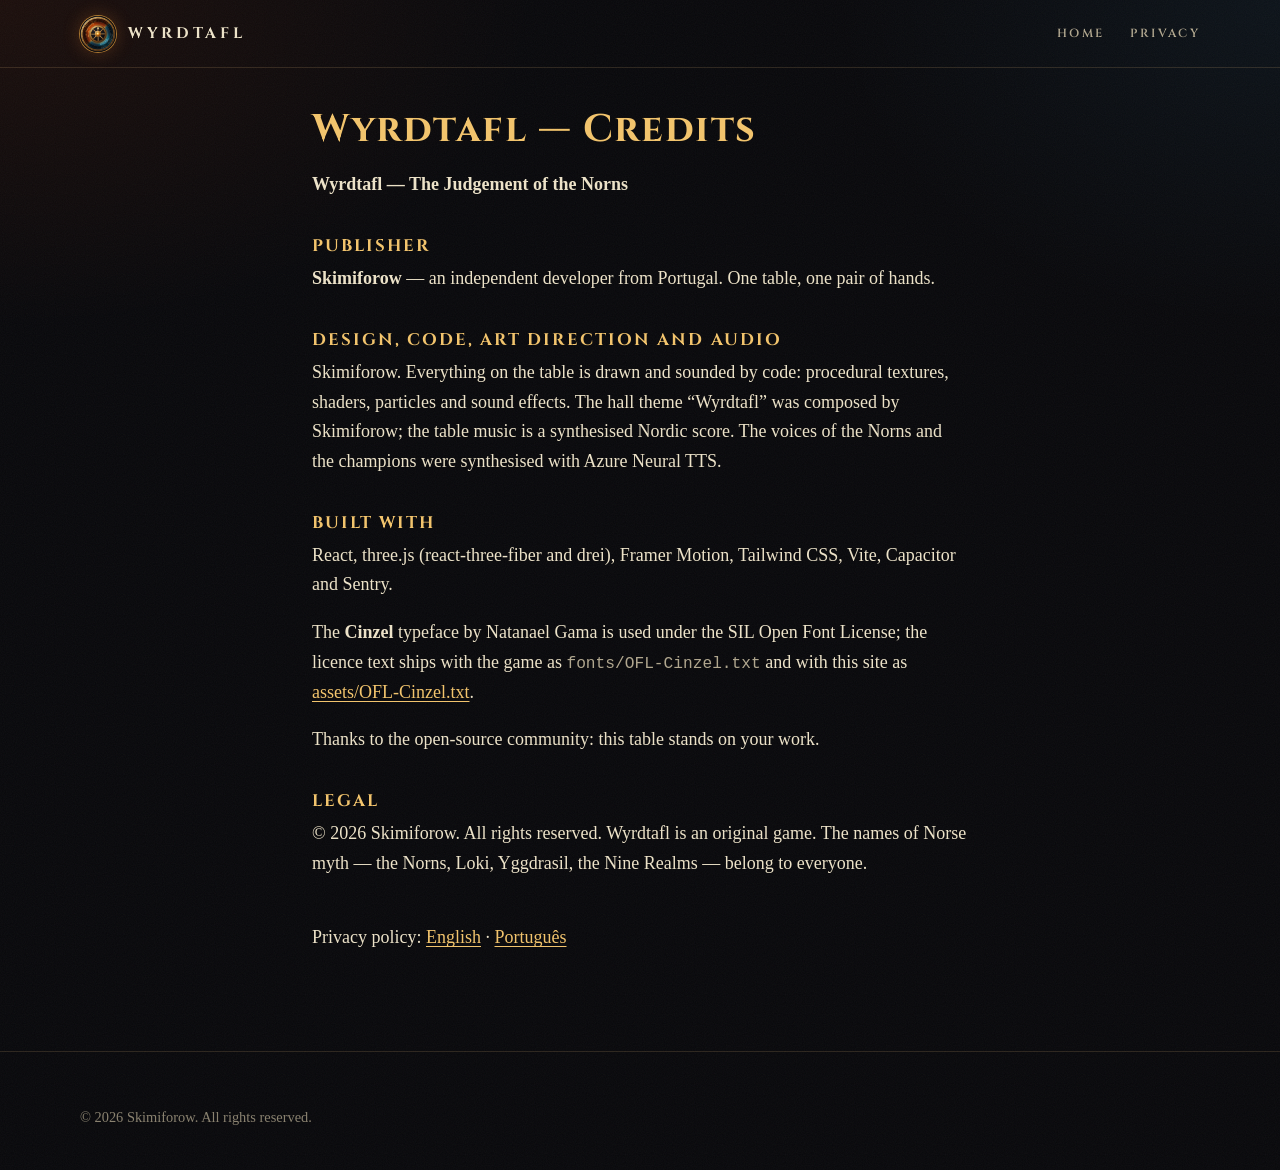
<file: credits/index.html>
<!doctype html>
<html lang="en">
<head>
  <meta charset="utf-8">
  <meta name="viewport" content="width=device-width, initial-scale=1">
  <title>Credits · Wyrdtafl</title>
  <meta name="description" content="Who made Wyrdtafl — The Judgement of the Norns.">
  <meta name="theme-color" content="#0b0907">
  <link rel="icon" href="../assets/icon-512.png" type="image/png">
  <link rel="stylesheet" href="../assets/site.css">
</head>
<body>
  <header class="wrap site-head">
    <a class="brand" href="../"><img src="../assets/icon-512.png" alt="" width="40" height="40">WYRDTAFL</a>
    <nav class="site-nav" aria-label="Site"><a href="../">Home</a><a href="../privacy/">Privacy</a></nav>
  </header>
  <main class="wrap article">
    <h1>Wyrdtafl — Credits</h1>
    <p><strong>Wyrdtafl — The Judgement of the Norns</strong></p>

    <h2>Publisher</h2>
    <p><strong>Skimiforow</strong> — an independent developer from Portugal. One table, one pair of hands.</p>

    <h2>Design, code, art direction and audio</h2>
    <p>Skimiforow. Everything on the table is drawn and sounded by code: procedural textures, shaders, particles and sound effects. The hall theme “Wyrdtafl” was composed by Skimiforow; the table music is a synthesised Nordic score. The voices of the Norns and the champions were synthesised with Azure Neural TTS.</p>

    <h2>Built with</h2>
    <p>React, three.js (react-three-fiber and drei), Framer Motion, Tailwind CSS, Vite, Capacitor and Sentry.</p>
    <p>The <strong>Cinzel</strong> typeface by Natanael Gama is used under the SIL Open Font License; the licence text ships with the game as <code>fonts/OFL-Cinzel.txt</code> and with this site as <a href="../assets/OFL-Cinzel.txt">assets/OFL-Cinzel.txt</a>.</p>
    <p>Thanks to the open-source community: this table stands on your work.</p>

    <h2>Legal</h2>
    <p>© 2026 Skimiforow. All rights reserved. Wyrdtafl is an original game. The names of Norse myth — the Norns, Loki, Yggdrasil, the Nine Realms — belong to everyone.</p>

    <p style="margin-top:2.5em">Privacy policy: <a href="../privacy/">English</a> · <a href="../privacy/pt/" lang="pt">Português</a></p>
  </main>
  <footer><div class="wrap"><p>© 2026 Skimiforow. All rights reserved.</p></div></footer>
</body>
</html>
</file>
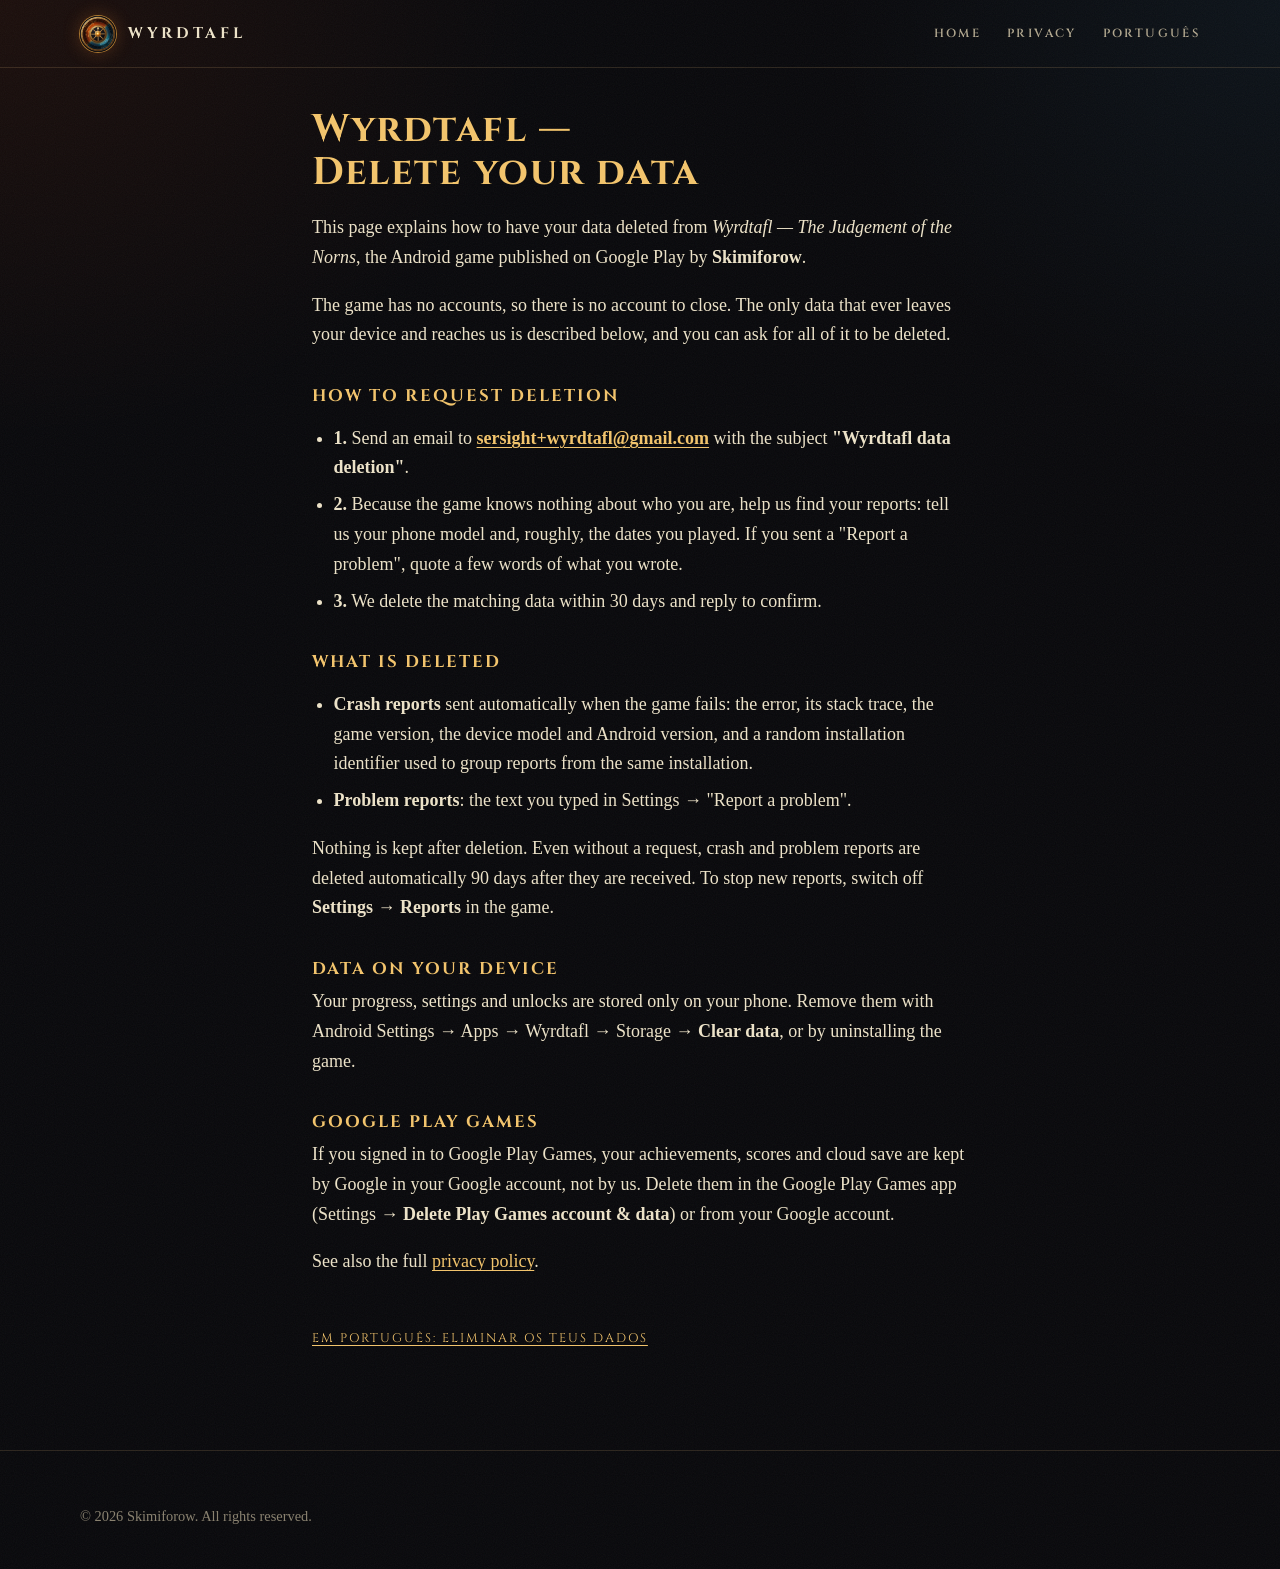
<file: delete-data/index.html>
<!doctype html>
<html lang="en">
<head>
  <meta charset="utf-8">
  <meta name="viewport" content="width=device-width, initial-scale=1">
  <title>Delete Your Data · Wyrdtafl</title>
  <meta name="description" content="How to ask Skimiforow to delete the data the Wyrdtafl game sent: crash reports and problem reports.">
  <meta name="theme-color" content="#0b0907">
  <link rel="icon" href="../assets/icon-512.png" type="image/png">
  <link rel="stylesheet" href="../assets/site.css">
</head>
<body>
  <header class="wrap site-head">
    <a class="brand" href="../"><img src="../assets/icon-512.png" alt="" width="40" height="40">WYRDTAFL</a>
    <nav class="site-nav" aria-label="Site"><a href="../">Home</a><a href="../privacy/">Privacy</a><a class="lang" href="pt/" lang="pt">Português</a></nav>
  </header>
  <main class="wrap article">
    <h1>Wyrdtafl — Delete your data</h1>
    <p>This page explains how to have your data deleted from <em>Wyrdtafl — The Judgement of the Norns</em>, the Android game published on Google Play by <strong>Skimiforow</strong>.</p>
    <p>The game has no accounts, so there is no account to close. The only data that ever leaves your device and reaches us is described below, and you can ask for all of it to be deleted.</p>

    <h2>How to request deletion</h2>
    <ul>
      <li><strong>1.</strong> Send an email to <strong><a href="mailto:sersight+wyrdtafl@gmail.com?subject=Wyrdtafl%20data%20deletion">sersight+wyrdtafl@gmail.com</a></strong> with the subject <strong>"Wyrdtafl data deletion"</strong>.</li>
      <li><strong>2.</strong> Because the game knows nothing about who you are, help us find your reports: tell us your phone model and, roughly, the dates you played. If you sent a "Report a problem", quote a few words of what you wrote.</li>
      <li><strong>3.</strong> We delete the matching data within 30 days and reply to confirm.</li>
    </ul>

    <h2>What is deleted</h2>
    <ul>
      <li><strong>Crash reports</strong> sent automatically when the game fails: the error, its stack trace, the game version, the device model and Android version, and a random installation identifier used to group reports from the same installation.</li>
      <li><strong>Problem reports</strong>: the text you typed in Settings → "Report a problem".</li>
    </ul>
    <p>Nothing is kept after deletion. Even without a request, crash and problem reports are deleted automatically 90 days after they are received. To stop new reports, switch off <strong>Settings → Reports</strong> in the game.</p>

    <h2>Data on your device</h2>
    <p>Your progress, settings and unlocks are stored only on your phone. Remove them with Android Settings → Apps → Wyrdtafl → Storage → <strong>Clear data</strong>, or by uninstalling the game.</p>

    <h2>Google Play Games</h2>
    <p>If you signed in to Google Play Games, your achievements, scores and cloud save are kept by Google in your Google account, not by us. Delete them in the Google Play Games app (Settings → <strong>Delete Play Games account &amp; data</strong>) or from your Google account.</p>

    <p>See also the full <a href="../privacy/">privacy policy</a>.</p>

    <p style="margin-top:2.5em"><a class="lang" href="pt/" lang="pt">Em português: Eliminar os teus dados</a></p>
  </main>
  <footer><div class="wrap"><p>© 2026 Skimiforow. All rights reserved.</p></div></footer>
</body>
</html>
</file>
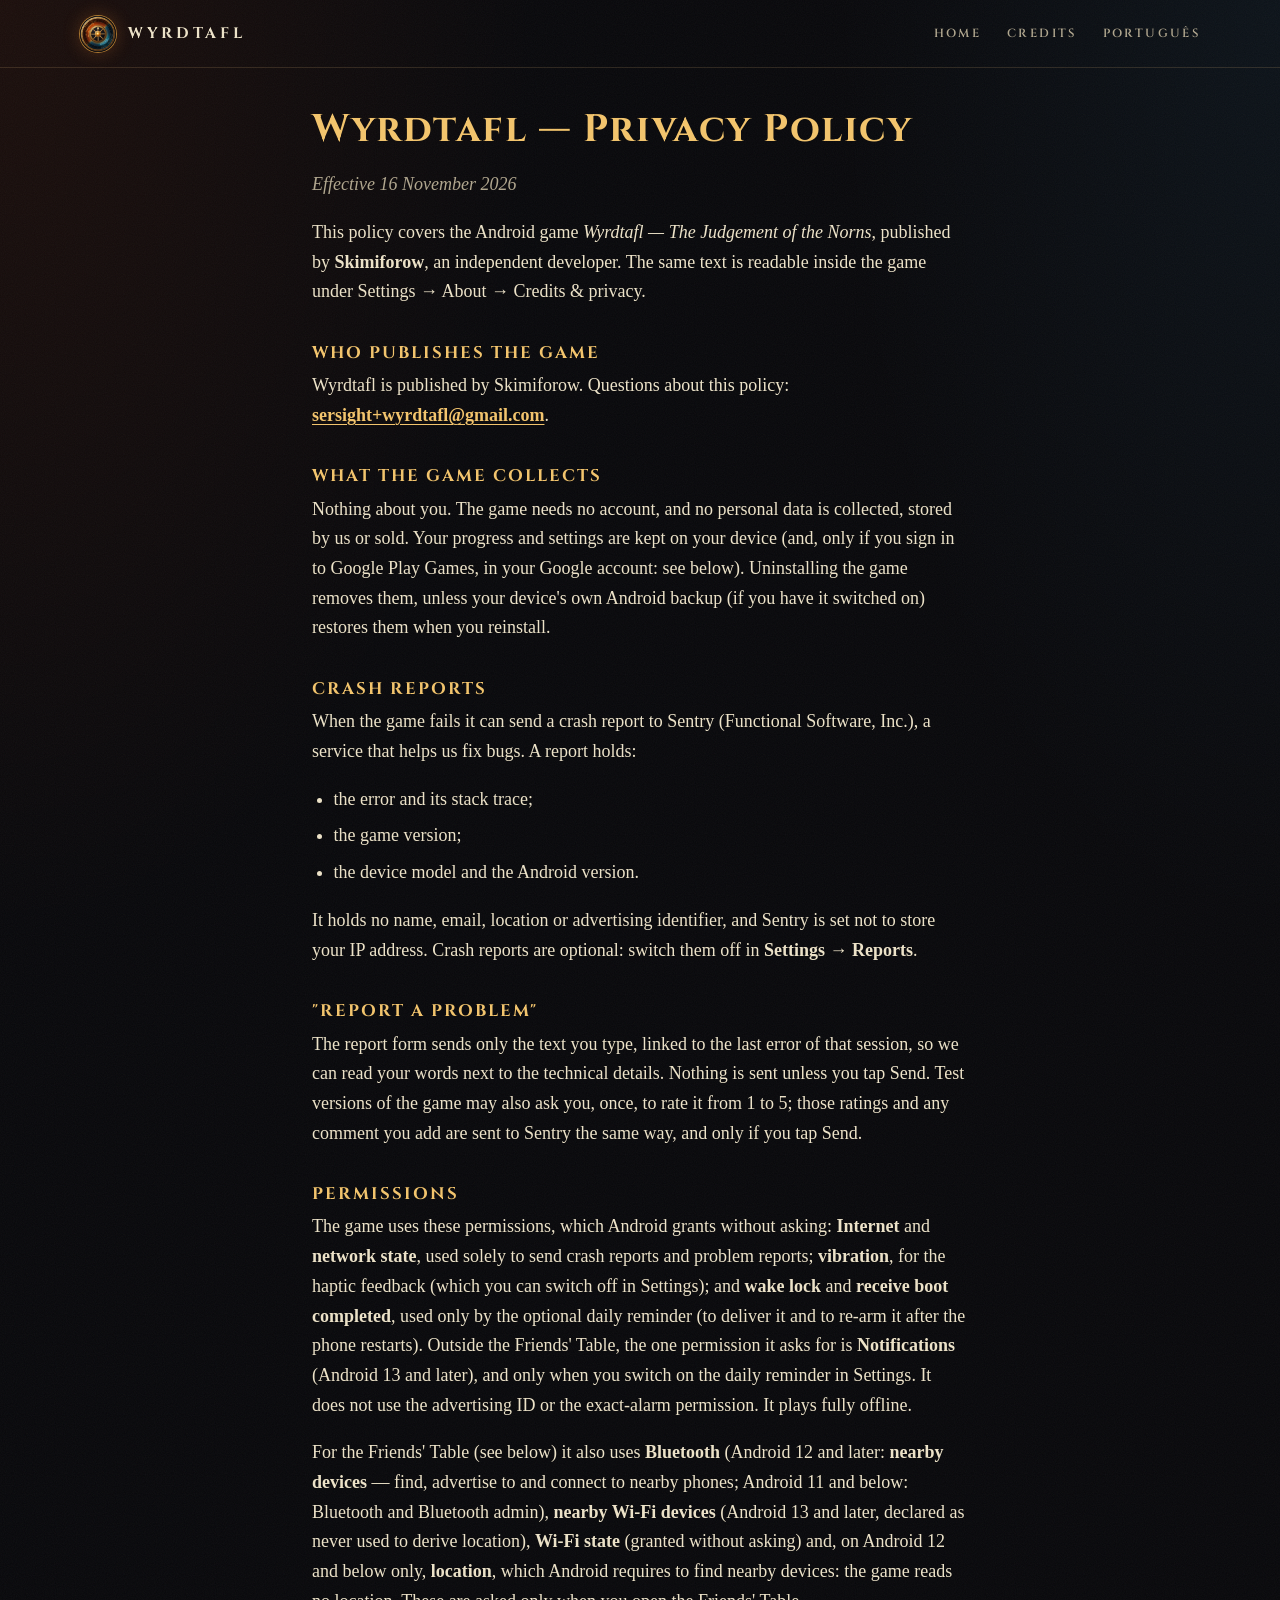
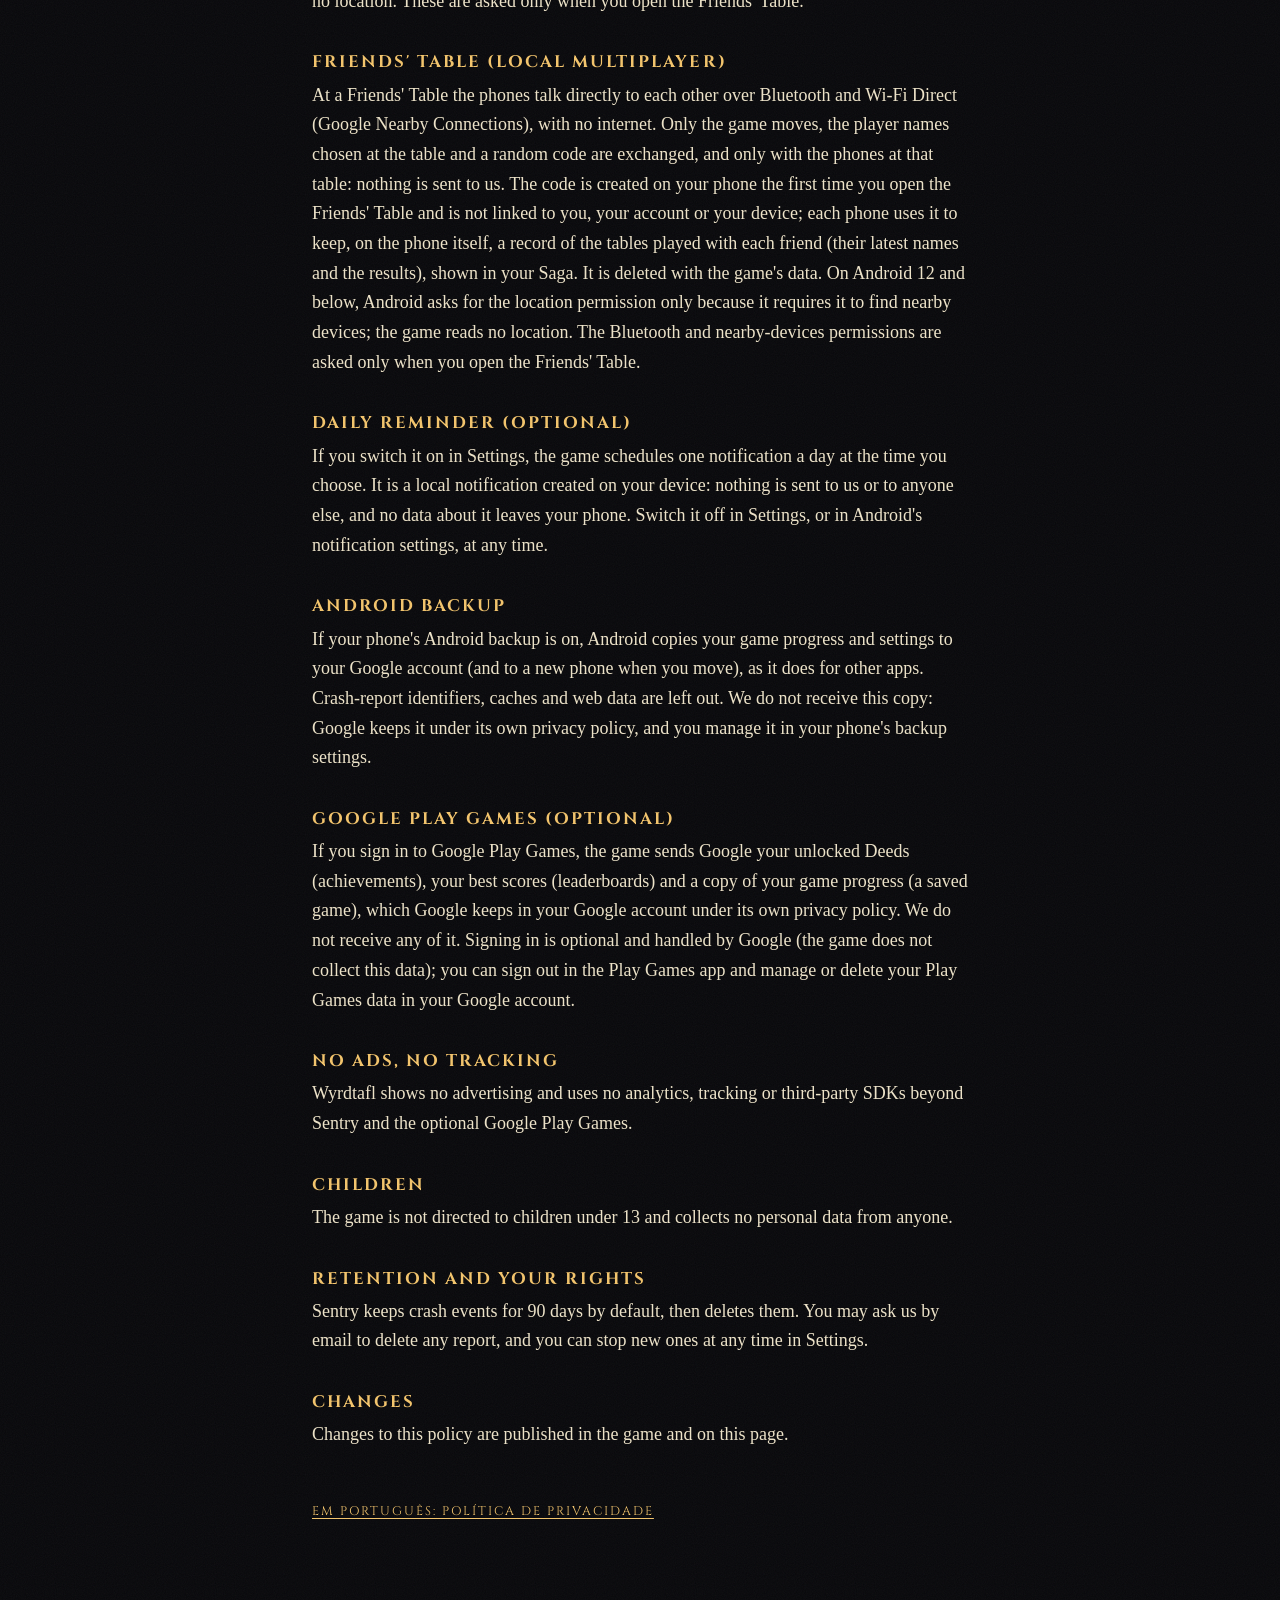
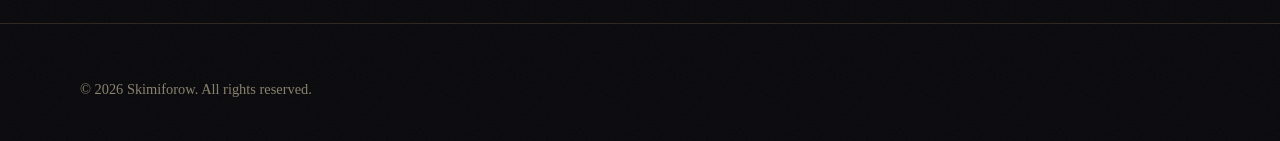
<file: privacy/index.html>
<!doctype html>
<html lang="en">
<head>
  <meta charset="utf-8">
  <meta name="viewport" content="width=device-width, initial-scale=1">
  <title>Privacy Policy · Wyrdtafl</title>
  <meta name="description" content="Privacy policy of Wyrdtafl — The Judgement of the Norns, the Android game by Skimiforow.">
  <meta name="theme-color" content="#0b0907">
  <link rel="icon" href="../assets/icon-512.png" type="image/png">
  <link rel="stylesheet" href="../assets/site.css">
</head>
<body>
  <header class="wrap site-head">
    <a class="brand" href="../"><img src="../assets/icon-512.png" alt="" width="40" height="40">WYRDTAFL</a>
    <nav class="site-nav" aria-label="Site"><a href="../">Home</a><a href="../credits/">Credits</a><a class="lang" href="pt/" lang="pt">Português</a></nav>
  </header>
  <main class="wrap article">
    <h1>Wyrdtafl — Privacy Policy</h1>
    <p class="effective">Effective 16 November 2026</p>
    <p>This policy covers the Android game <em>Wyrdtafl — The Judgement of the Norns</em>, published by <strong>Skimiforow</strong>, an independent developer. The same text is readable inside the game under Settings → About → Credits &amp; privacy.</p>

    <h2>Who publishes the game</h2>
    <p>Wyrdtafl is published by Skimiforow. Questions about this policy: <strong><a href="mailto:sersight+wyrdtafl@gmail.com">sersight+wyrdtafl@gmail.com</a></strong>.</p>

    <h2>What the game collects</h2>
    <p>Nothing about you. The game needs no account, and no personal data is collected, stored by us or sold. Your progress and settings are kept on your device (and, only if you sign in to Google Play Games, in your Google account: see below). Uninstalling the game removes them, unless your device's own Android backup (if you have it switched on) restores them when you reinstall.</p>

    <h2>Crash reports</h2>
    <p>When the game fails it can send a crash report to Sentry (Functional Software, Inc.), a service that helps us fix bugs. A report holds:</p>
    <ul>
      <li>the error and its stack trace;</li>
      <li>the game version;</li>
      <li>the device model and the Android version.</li>
    </ul>
    <p>It holds no name, email, location or advertising identifier, and Sentry is set not to store your IP address. Crash reports are optional: switch them off in <strong>Settings → Reports</strong>.</p>

    <h2>"Report a problem"</h2>
    <p>The report form sends only the text you type, linked to the last error of that session, so we can read your words next to the technical details. Nothing is sent unless you tap Send. Test versions of the game may also ask you, once, to rate it from 1 to 5; those ratings and any comment you add are sent to Sentry the same way, and only if you tap Send.</p>

    <h2>Permissions</h2>
    <p>The game uses these permissions, which Android grants without asking: <strong>Internet</strong> and <strong>network state</strong>, used solely to send crash reports and problem reports; <strong>vibration</strong>, for the haptic feedback (which you can switch off in Settings); and <strong>wake lock</strong> and <strong>receive boot completed</strong>, used only by the optional daily reminder (to deliver it and to re-arm it after the phone restarts). Outside the Friends' Table, the one permission it asks for is <strong>Notifications</strong> (Android 13 and later), and only when you switch on the daily reminder in Settings. It does not use the advertising ID or the exact-alarm permission. It plays fully offline.</p>
    <p>For the Friends' Table (see below) it also uses <strong>Bluetooth</strong> (Android 12 and later: <strong>nearby devices</strong> — find, advertise to and connect to nearby phones; Android 11 and below: Bluetooth and Bluetooth admin), <strong>nearby Wi-Fi devices</strong> (Android 13 and later, declared as never used to derive location), <strong>Wi-Fi state</strong> (granted without asking) and, on Android 12 and below only, <strong>location</strong>, which Android requires to find nearby devices: the game reads no location. These are asked only when you open the Friends' Table.</p>

    <h2>Friends' Table (local multiplayer)</h2>
    <p>At a Friends' Table the phones talk directly to each other over Bluetooth and Wi-Fi Direct (Google Nearby Connections), with no internet. Only the game moves, the player names chosen at the table and a random code are exchanged, and only with the phones at that table: nothing is sent to us. The code is created on your phone the first time you open the Friends' Table and is not linked to you, your account or your device; each phone uses it to keep, on the phone itself, a record of the tables played with each friend (their latest names and the results), shown in your Saga. It is deleted with the game's data. On Android 12 and below, Android asks for the location permission only because it requires it to find nearby devices; the game reads no location. The Bluetooth and nearby-devices permissions are asked only when you open the Friends' Table.</p>

    <h2>Daily reminder (optional)</h2>
    <p>If you switch it on in Settings, the game schedules one notification a day at the time you choose. It is a local notification created on your device: nothing is sent to us or to anyone else, and no data about it leaves your phone. Switch it off in Settings, or in Android's notification settings, at any time.</p>

    <h2>Android backup</h2>
    <p>If your phone's Android backup is on, Android copies your game progress and settings to your Google account (and to a new phone when you move), as it does for other apps. Crash-report identifiers, caches and web data are left out. We do not receive this copy: Google keeps it under its own privacy policy, and you manage it in your phone's backup settings.</p>

    <h2>Google Play Games (optional)</h2>
    <p>If you sign in to Google Play Games, the game sends Google your unlocked Deeds (achievements), your best scores (leaderboards) and a copy of your game progress (a saved game), which Google keeps in your Google account under its own privacy policy. We do not receive any of it. Signing in is optional and handled by Google (the game does not collect this data); you can sign out in the Play Games app and manage or delete your Play Games data in your Google account.</p>

    <h2>No ads, no tracking</h2>
    <p>Wyrdtafl shows no advertising and uses no analytics, tracking or third-party SDKs beyond Sentry and the optional Google Play Games.</p>

    <h2>Children</h2>
    <p>The game is not directed to children under 13 and collects no personal data from anyone.</p>

    <h2>Retention and your rights</h2>
    <p>Sentry keeps crash events for 90 days by default, then deletes them. You may ask us by email to delete any report, and you can stop new ones at any time in Settings.</p>

    <h2>Changes</h2>
    <p>Changes to this policy are published in the game and on this page.</p>

    <p style="margin-top:2.5em"><a class="lang" href="pt/" lang="pt">Em português: Política de privacidade</a></p>
  </main>
  <footer><div class="wrap"><p>© 2026 Skimiforow. All rights reserved.</p></div></footer>
</body>
</html>
</file>
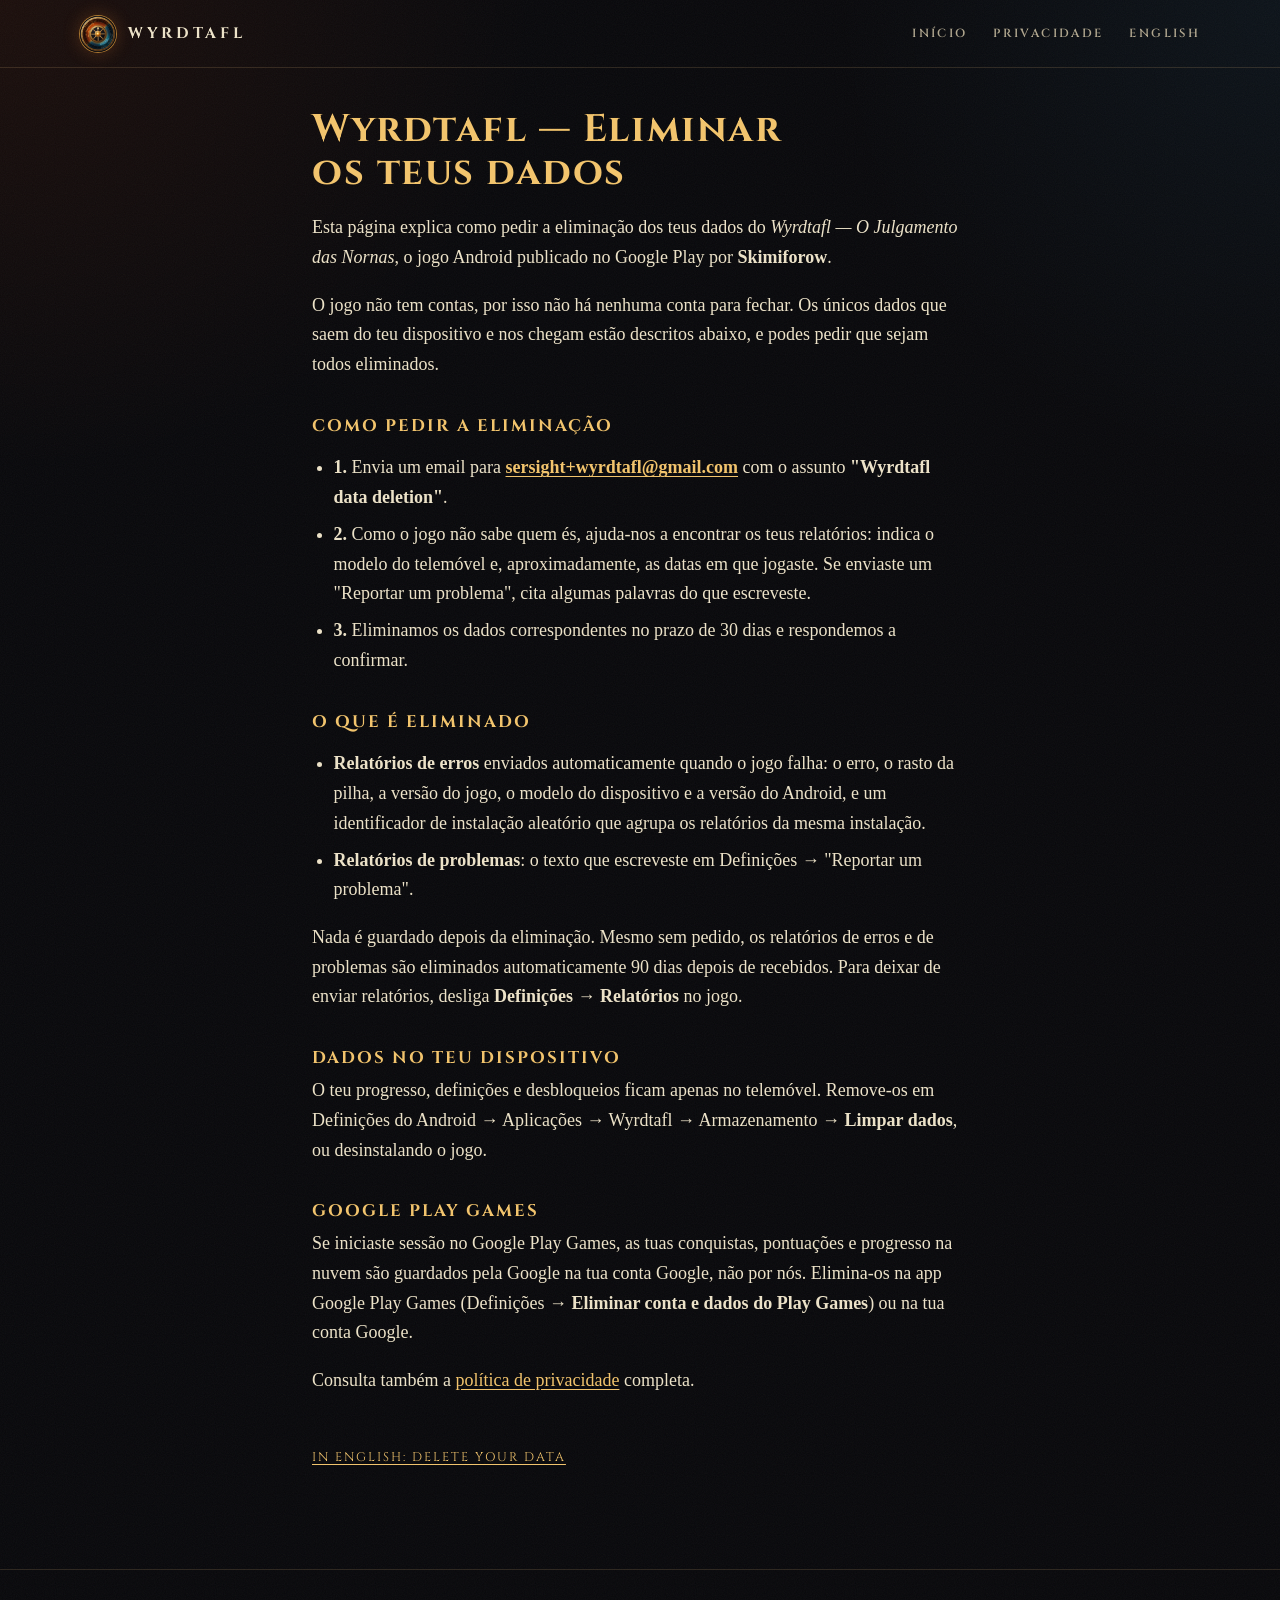
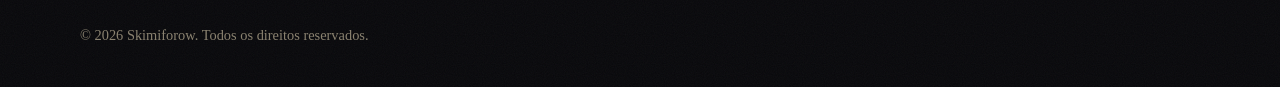
<file: delete-data/pt/index.html>
<!doctype html>
<html lang="pt-PT">
<head>
  <meta charset="utf-8">
  <meta name="viewport" content="width=device-width, initial-scale=1">
  <title>Eliminar os Teus Dados · Wyrdtafl</title>
  <meta name="description" content="Como pedir à Skimiforow a eliminação dos dados enviados pelo jogo Wyrdtafl: relatórios de erros e de problemas.">
  <meta name="theme-color" content="#0b0907">
  <link rel="icon" href="../../assets/icon-512.png" type="image/png">
  <link rel="stylesheet" href="../../assets/site.css">
</head>
<body>
  <header class="wrap site-head">
    <a class="brand" href="../../"><img src="../../assets/icon-512.png" alt="" width="40" height="40">WYRDTAFL</a>
    <nav class="site-nav" aria-label="Site"><a href="../../">Início</a><a href="../../privacy/pt/">Privacidade</a><a class="lang" href="../" lang="en">English</a></nav>
  </header>
  <main class="wrap article">
    <h1>Wyrdtafl — Eliminar os teus dados</h1>
    <p>Esta página explica como pedir a eliminação dos teus dados do <em>Wyrdtafl — O Julgamento das Nornas</em>, o jogo Android publicado no Google Play por <strong>Skimiforow</strong>.</p>
    <p>O jogo não tem contas, por isso não há nenhuma conta para fechar. Os únicos dados que saem do teu dispositivo e nos chegam estão descritos abaixo, e podes pedir que sejam todos eliminados.</p>

    <h2>Como pedir a eliminação</h2>
    <ul>
      <li><strong>1.</strong> Envia um email para <strong><a href="mailto:sersight+wyrdtafl@gmail.com?subject=Wyrdtafl%20data%20deletion">sersight+wyrdtafl@gmail.com</a></strong> com o assunto <strong>"Wyrdtafl data deletion"</strong>.</li>
      <li><strong>2.</strong> Como o jogo não sabe quem és, ajuda-nos a encontrar os teus relatórios: indica o modelo do telemóvel e, aproximadamente, as datas em que jogaste. Se enviaste um "Reportar um problema", cita algumas palavras do que escreveste.</li>
      <li><strong>3.</strong> Eliminamos os dados correspondentes no prazo de 30 dias e respondemos a confirmar.</li>
    </ul>

    <h2>O que é eliminado</h2>
    <ul>
      <li><strong>Relatórios de erros</strong> enviados automaticamente quando o jogo falha: o erro, o rasto da pilha, a versão do jogo, o modelo do dispositivo e a versão do Android, e um identificador de instalação aleatório que agrupa os relatórios da mesma instalação.</li>
      <li><strong>Relatórios de problemas</strong>: o texto que escreveste em Definições → "Reportar um problema".</li>
    </ul>
    <p>Nada é guardado depois da eliminação. Mesmo sem pedido, os relatórios de erros e de problemas são eliminados automaticamente 90 dias depois de recebidos. Para deixar de enviar relatórios, desliga <strong>Definições → Relatórios</strong> no jogo.</p>

    <h2>Dados no teu dispositivo</h2>
    <p>O teu progresso, definições e desbloqueios ficam apenas no telemóvel. Remove-os em Definições do Android → Aplicações → Wyrdtafl → Armazenamento → <strong>Limpar dados</strong>, ou desinstalando o jogo.</p>

    <h2>Google Play Games</h2>
    <p>Se iniciaste sessão no Google Play Games, as tuas conquistas, pontuações e progresso na nuvem são guardados pela Google na tua conta Google, não por nós. Elimina-os na app Google Play Games (Definições → <strong>Eliminar conta e dados do Play Games</strong>) ou na tua conta Google.</p>

    <p>Consulta também a <a href="../../privacy/pt/">política de privacidade</a> completa.</p>

    <p style="margin-top:2.5em"><a class="lang" href="../" lang="en">In English: Delete your data</a></p>
  </main>
  <footer><div class="wrap"><p>© 2026 Skimiforow. Todos os direitos reservados.</p></div></footer>
</body>
</html>
</file>
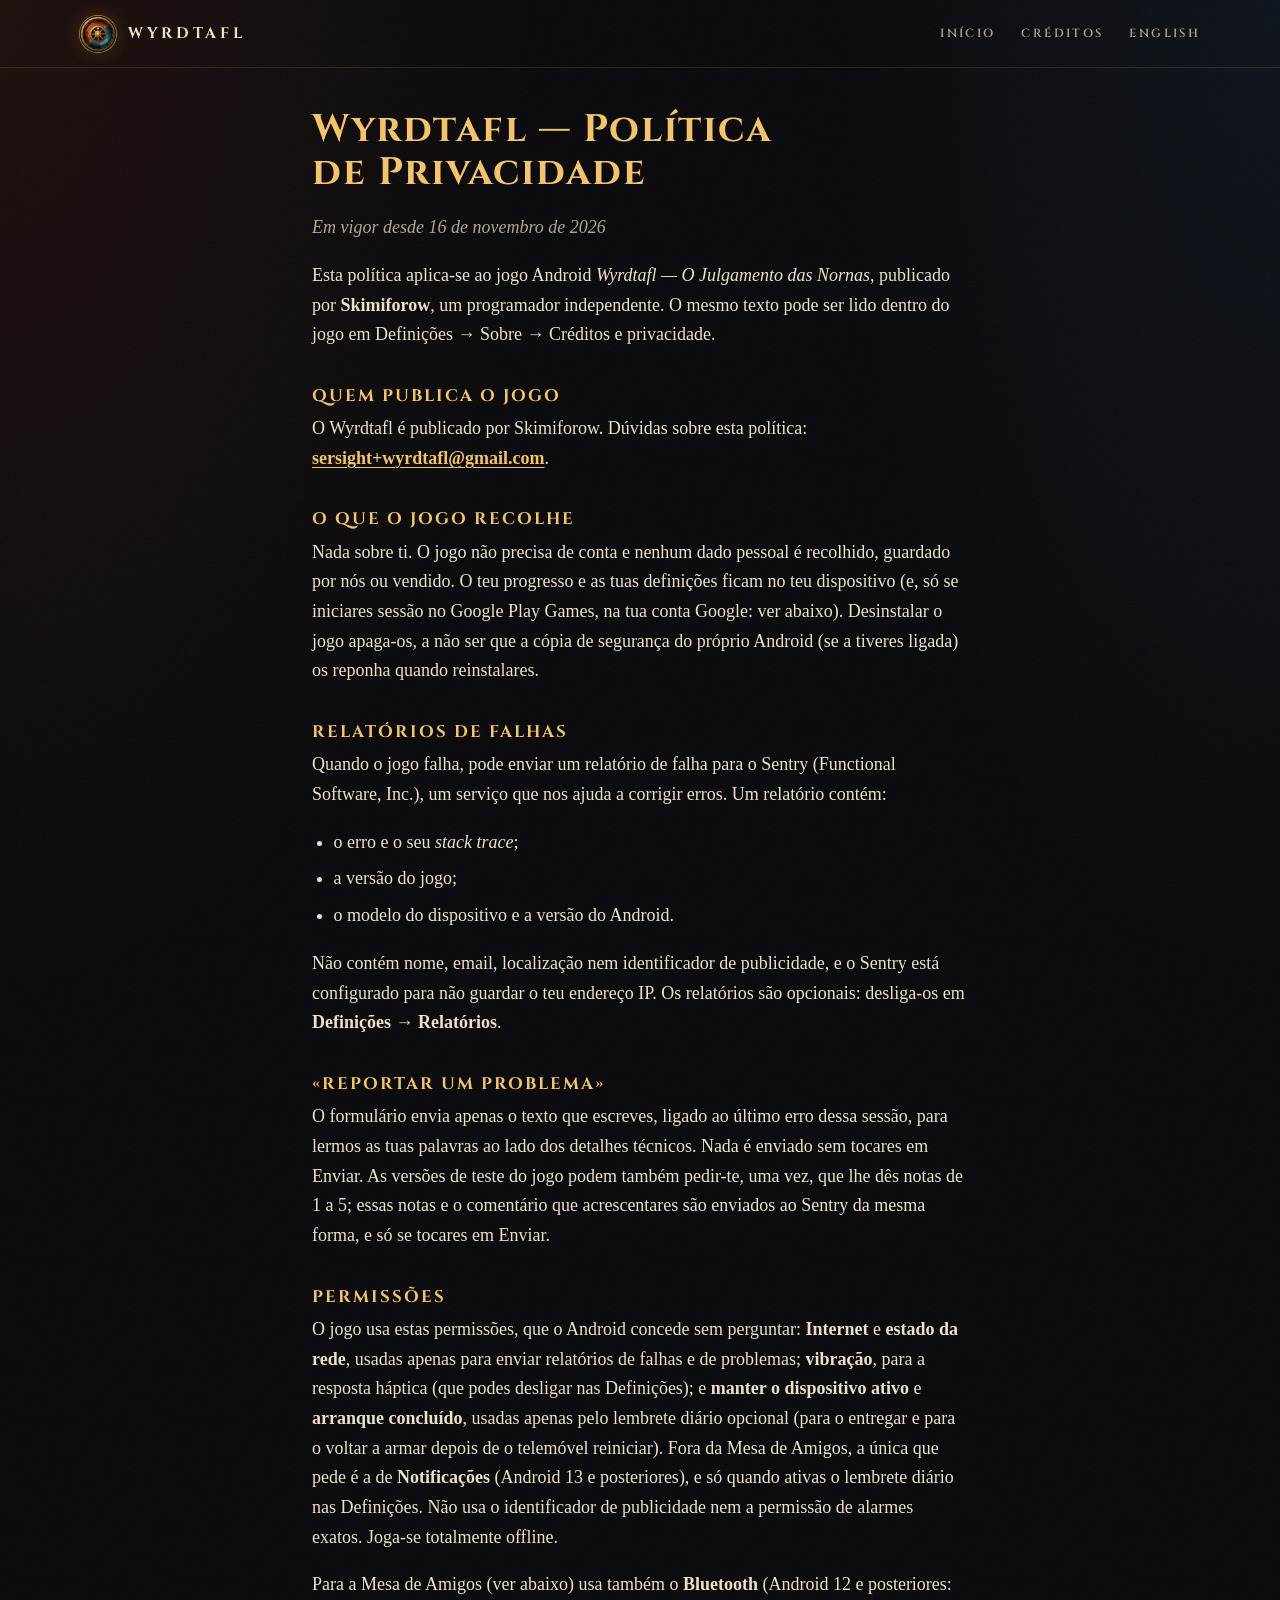
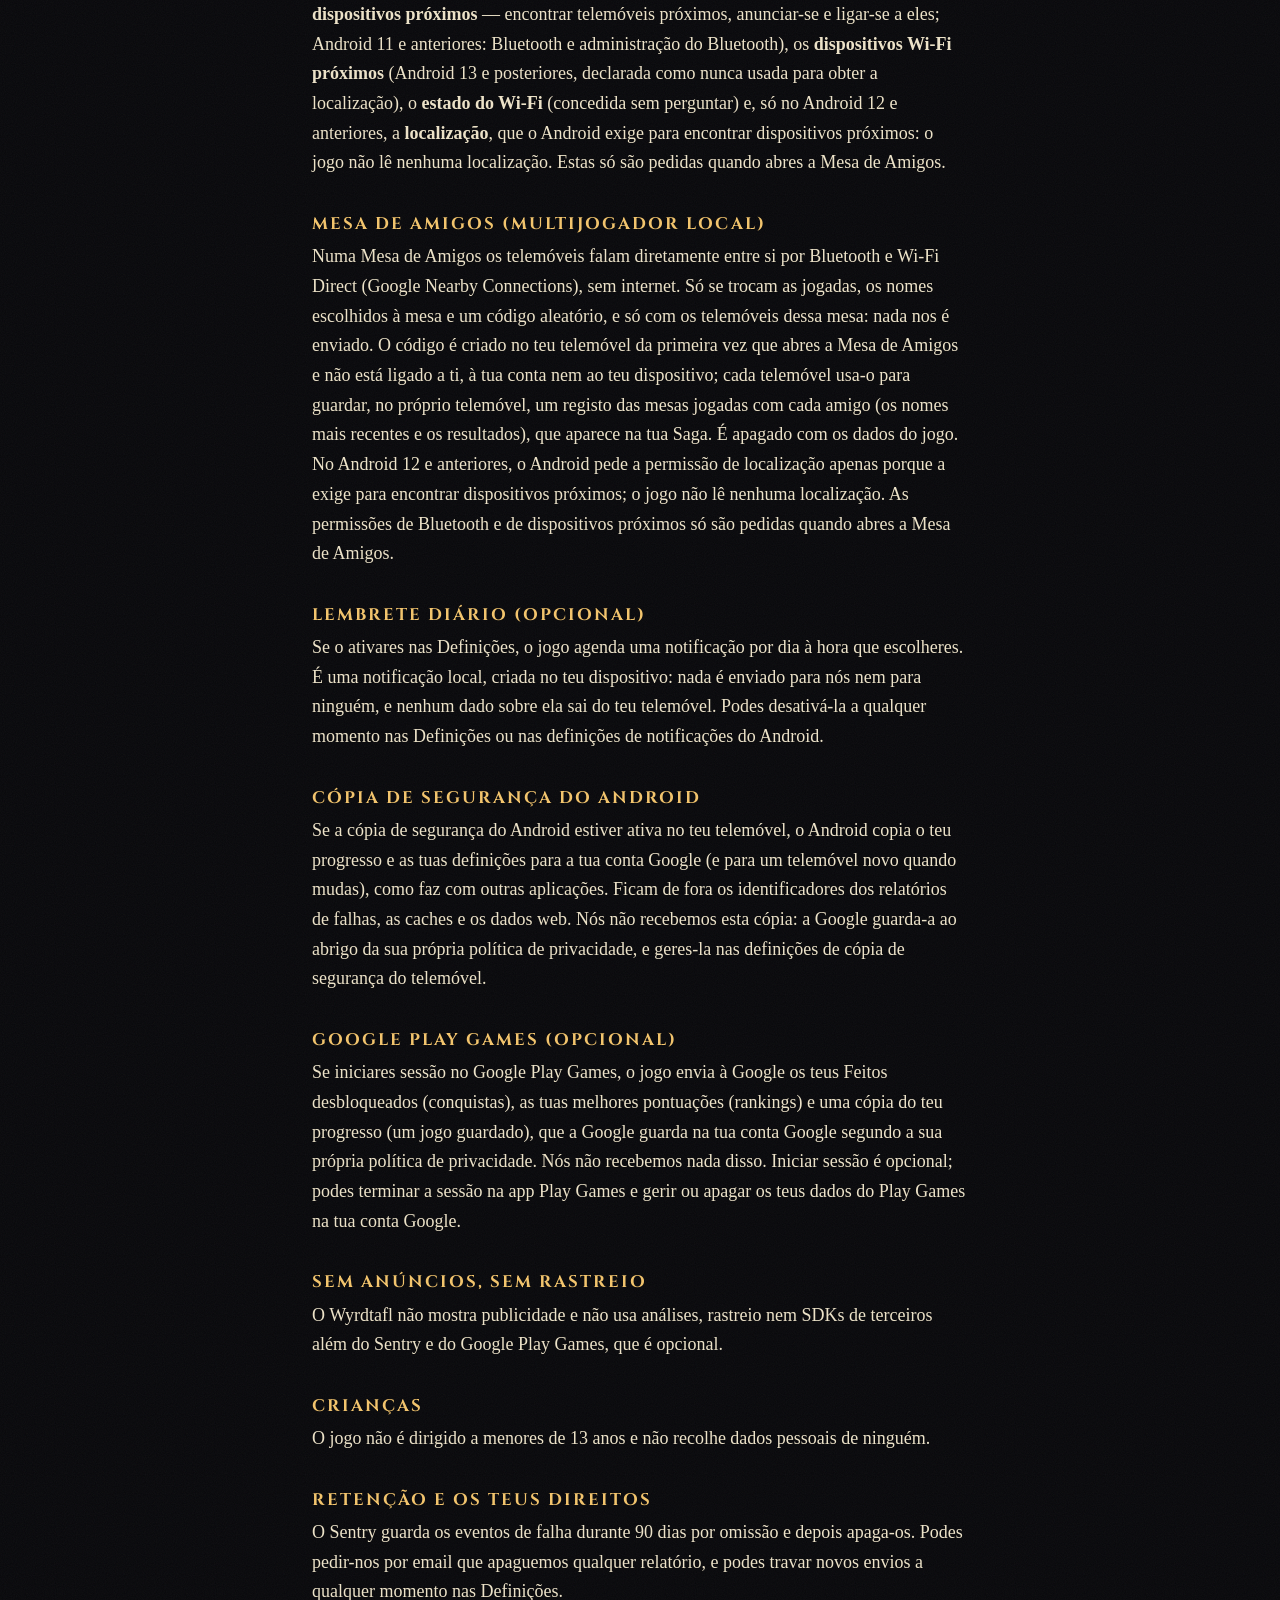
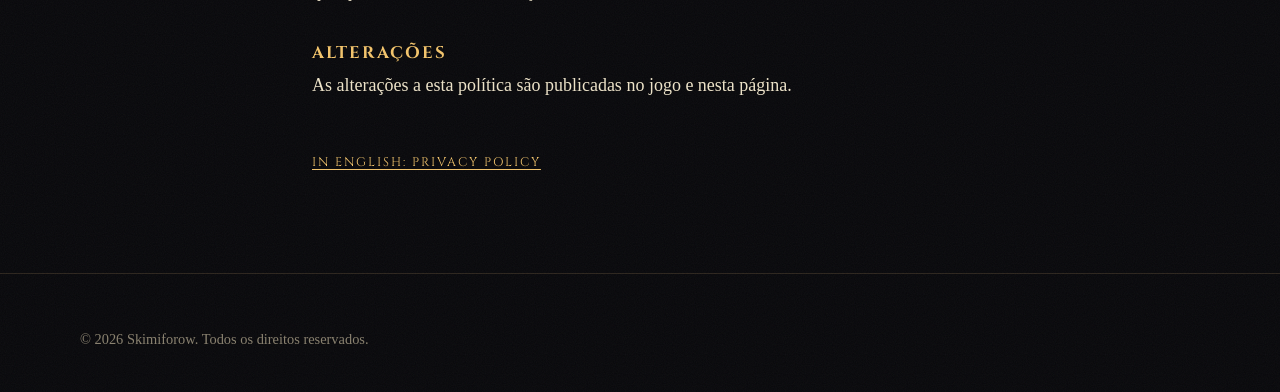
<file: privacy/pt/index.html>
<!doctype html>
<html lang="pt-PT">
<head>
  <meta charset="utf-8">
  <meta name="viewport" content="width=device-width, initial-scale=1">
  <title>Política de Privacidade · Wyrdtafl</title>
  <meta name="description" content="Política de privacidade do Wyrdtafl — O Julgamento das Nornas, o jogo Android de Skimiforow.">
  <meta name="theme-color" content="#0b0907">
  <link rel="icon" href="../../assets/icon-512.png" type="image/png">
  <link rel="stylesheet" href="../../assets/site.css">
</head>
<body>
  <header class="wrap site-head">
    <a class="brand" href="../../"><img src="../../assets/icon-512.png" alt="" width="40" height="40">WYRDTAFL</a>
    <nav class="site-nav" aria-label="Site"><a href="../../">Início</a><a href="../../credits/">Créditos</a><a class="lang" href="../" lang="en">English</a></nav>
  </header>
  <main class="wrap article">
    <h1>Wyrdtafl — Política de Privacidade</h1>
    <p class="effective">Em vigor desde 16 de novembro de 2026</p>
    <p>Esta política aplica-se ao jogo Android <em>Wyrdtafl — O Julgamento das Nornas</em>, publicado por <strong>Skimiforow</strong>, um programador independente. O mesmo texto pode ser lido dentro do jogo em Definições → Sobre → Créditos e privacidade.</p>

    <h2>Quem publica o jogo</h2>
    <p>O Wyrdtafl é publicado por Skimiforow. Dúvidas sobre esta política: <strong><a href="mailto:sersight+wyrdtafl@gmail.com">sersight+wyrdtafl@gmail.com</a></strong>.</p>

    <h2>O que o jogo recolhe</h2>
    <p>Nada sobre ti. O jogo não precisa de conta e nenhum dado pessoal é recolhido, guardado por nós ou vendido. O teu progresso e as tuas definições ficam no teu dispositivo (e, só se iniciares sessão no Google Play Games, na tua conta Google: ver abaixo). Desinstalar o jogo apaga-os, a não ser que a cópia de segurança do próprio Android (se a tiveres ligada) os reponha quando reinstalares.</p>

    <h2>Relatórios de falhas</h2>
    <p>Quando o jogo falha, pode enviar um relatório de falha para o Sentry (Functional Software, Inc.), um serviço que nos ajuda a corrigir erros. Um relatório contém:</p>
    <ul>
      <li>o erro e o seu <em>stack trace</em>;</li>
      <li>a versão do jogo;</li>
      <li>o modelo do dispositivo e a versão do Android.</li>
    </ul>
    <p>Não contém nome, email, localização nem identificador de publicidade, e o Sentry está configurado para não guardar o teu endereço IP. Os relatórios são opcionais: desliga-os em <strong>Definições → Relatórios</strong>.</p>

    <h2>«Reportar um problema»</h2>
    <p>O formulário envia apenas o texto que escreves, ligado ao último erro dessa sessão, para lermos as tuas palavras ao lado dos detalhes técnicos. Nada é enviado sem tocares em Enviar. As versões de teste do jogo podem também pedir-te, uma vez, que lhe dês notas de 1 a 5; essas notas e o comentário que acrescentares são enviados ao Sentry da mesma forma, e só se tocares em Enviar.</p>

    <h2>Permissões</h2>
    <p>O jogo usa estas permissões, que o Android concede sem perguntar: <strong>Internet</strong> e <strong>estado da rede</strong>, usadas apenas para enviar relatórios de falhas e de problemas; <strong>vibração</strong>, para a resposta háptica (que podes desligar nas Definições); e <strong>manter o dispositivo ativo</strong> e <strong>arranque concluído</strong>, usadas apenas pelo lembrete diário opcional (para o entregar e para o voltar a armar depois de o telemóvel reiniciar). Fora da Mesa de Amigos, a única que pede é a de <strong>Notificações</strong> (Android 13 e posteriores), e só quando ativas o lembrete diário nas Definições. Não usa o identificador de publicidade nem a permissão de alarmes exatos. Joga-se totalmente offline.</p>
    <p>Para a Mesa de Amigos (ver abaixo) usa também o <strong>Bluetooth</strong> (Android 12 e posteriores: <strong>dispositivos próximos</strong> — encontrar telemóveis próximos, anunciar-se e ligar-se a eles; Android 11 e anteriores: Bluetooth e administração do Bluetooth), os <strong>dispositivos Wi-Fi próximos</strong> (Android 13 e posteriores, declarada como nunca usada para obter a localização), o <strong>estado do Wi-Fi</strong> (concedida sem perguntar) e, só no Android 12 e anteriores, a <strong>localização</strong>, que o Android exige para encontrar dispositivos próximos: o jogo não lê nenhuma localização. Estas só são pedidas quando abres a Mesa de Amigos.</p>

    <h2>Mesa de Amigos (multijogador local)</h2>
    <p>Numa Mesa de Amigos os telemóveis falam diretamente entre si por Bluetooth e Wi-Fi Direct (Google Nearby Connections), sem internet. Só se trocam as jogadas, os nomes escolhidos à mesa e um código aleatório, e só com os telemóveis dessa mesa: nada nos é enviado. O código é criado no teu telemóvel da primeira vez que abres a Mesa de Amigos e não está ligado a ti, à tua conta nem ao teu dispositivo; cada telemóvel usa-o para guardar, no próprio telemóvel, um registo das mesas jogadas com cada amigo (os nomes mais recentes e os resultados), que aparece na tua Saga. É apagado com os dados do jogo. No Android 12 e anteriores, o Android pede a permissão de localização apenas porque a exige para encontrar dispositivos próximos; o jogo não lê nenhuma localização. As permissões de Bluetooth e de dispositivos próximos só são pedidas quando abres a Mesa de Amigos.</p>

    <h2>Lembrete diário (opcional)</h2>
    <p>Se o ativares nas Definições, o jogo agenda uma notificação por dia à hora que escolheres. É uma notificação local, criada no teu dispositivo: nada é enviado para nós nem para ninguém, e nenhum dado sobre ela sai do teu telemóvel. Podes desativá-la a qualquer momento nas Definições ou nas definições de notificações do Android.</p>

    <h2>Cópia de segurança do Android</h2>
    <p>Se a cópia de segurança do Android estiver ativa no teu telemóvel, o Android copia o teu progresso e as tuas definições para a tua conta Google (e para um telemóvel novo quando mudas), como faz com outras aplicações. Ficam de fora os identificadores dos relatórios de falhas, as caches e os dados web. Nós não recebemos esta cópia: a Google guarda-a ao abrigo da sua própria política de privacidade, e geres-la nas definições de cópia de segurança do telemóvel.</p>

    <h2>Google Play Games (opcional)</h2>
    <p>Se iniciares sessão no Google Play Games, o jogo envia à Google os teus Feitos desbloqueados (conquistas), as tuas melhores pontuações (rankings) e uma cópia do teu progresso (um jogo guardado), que a Google guarda na tua conta Google segundo a sua própria política de privacidade. Nós não recebemos nada disso. Iniciar sessão é opcional; podes terminar a sessão na app Play Games e gerir ou apagar os teus dados do Play Games na tua conta Google.</p>

    <h2>Sem anúncios, sem rastreio</h2>
    <p>O Wyrdtafl não mostra publicidade e não usa análises, rastreio nem SDKs de terceiros além do Sentry e do Google Play Games, que é opcional.</p>

    <h2>Crianças</h2>
    <p>O jogo não é dirigido a menores de 13 anos e não recolhe dados pessoais de ninguém.</p>

    <h2>Retenção e os teus direitos</h2>
    <p>O Sentry guarda os eventos de falha durante 90 dias por omissão e depois apaga-os. Podes pedir-nos por email que apaguemos qualquer relatório, e podes travar novos envios a qualquer momento nas Definições.</p>

    <h2>Alterações</h2>
    <p>As alterações a esta política são publicadas no jogo e nesta página.</p>

    <p style="margin-top:2.5em"><a class="lang" href="../" lang="en">In English: Privacy policy</a></p>
  </main>
  <footer><div class="wrap"><p>© 2026 Skimiforow. Todos os direitos reservados.</p></div></footer>
</body>
</html>
</file>
<file: assets/site.css>
/* ==========================================================================
   Wyrdtafl product site
   Dark Nordic Fantasy, matching the game: night black, hammered bronze and
   gold, Muspelheim embers on the left, Niflheim frost on the right.

   No build step and no third-party requests: one stylesheet, the bundled
   Cinzel (OFL) for display type, the system serif stack for reading text.
   The home page uses the full layout (hero, sections, gallery); the article
   pages (privacy, credits, data deletion) reuse the header, .article and footer.
   ========================================================================== */

@font-face {
  font-family: 'Cinzel';
  src: url('Cinzel-Variable.ttf') format('truetype');
  font-weight: 400 900;
  font-display: swap;
}

/* ---------- Design tokens ---------- */
:root {
  color-scheme: dark;

  /* Surfaces: AMOLED-friendly blacks, slightly warm like the game's hall. */
  --night: #07070a;
  --ink: #0d0e12;
  --panel: #14161c;
  --panel-2: #1b1e26;
  --edge: rgba(226, 185, 122, 0.16);
  --edge-strong: rgba(226, 185, 122, 0.38);

  /* Text */
  --bone: #ece2c8;
  --bone-dim: #b1a78f;
  --bone-faint: #8a8270;

  /* Accents (same hues as the game's tokens) */
  --gold: #f2c46d;
  --gold-hi: #fff1c4;
  --gold-deep: #a8762f;
  --ember: #ff6a1a;
  --ember-soft: #ff9a4a;
  --frost: #63d2ff;
  --frost-soft: #bfeaff;

  /* Type */
  --display: 'Cinzel', 'Palatino Linotype', 'Book Antiqua', Palatino, Georgia, serif;
  --serif: 'Iowan Old Style', 'Palatino Linotype', Palatino, 'Book Antiqua', Georgia, serif;

  /* Layout */
  --max: 1200px;
  --gutter: clamp(16px, 4vw, 40px);
  --radius: 14px;
  --header-h: 68px;
  /* Inline padding that aligns full-bleed scrollers with the centred content column. */
  --bleed: max(var(--gutter), calc((100vw - var(--max)) / 2 + var(--gutter)));

  /* Motion: a soft spring-like ease-out used everywhere for consistency. */
  --ease: cubic-bezier(0.22, 1, 0.36, 1);

  /* SVG fractal noise tile used as film grain (see body below). */
  --grain: url("data:image/svg+xml,%3Csvg xmlns='http://www.w3.org/2000/svg' width='160' height='160'%3E%3Cfilter id='n'%3E%3CfeTurbulence type='fractalNoise' baseFrequency='0.9' numOctaves='2' stitchTiles='stitch'/%3E%3C/filter%3E%3Crect width='100%25' height='100%25' filter='url(%23n)' opacity='0.05'/%3E%3C/svg%3E");
}

/* ---------- Base ---------- */
*, *::before, *::after { box-sizing: border-box; }
html { scroll-behavior: smooth; scroll-padding-top: calc(var(--header-h) + 12px); -webkit-text-size-adjust: 100%; }
body {
  margin: 0;
  background: var(--night);
  color: var(--bone);
  font-family: var(--serif);
  font-size: clamp(16px, 0.35vw + 15px, 18px);
  line-height: 1.65;
  overflow-x: hidden;
  -webkit-font-smoothing: antialiased;
  text-rendering: optimizeLegibility;
}
/* Film grain: breaks up banding in the dark gradients and gives the flat
   blacks a printed feel. It lives on the page background (painted once and
   scrolled), not in a fixed full-screen overlay: an overlay above the hero
   film would have to be blended again on every video frame. The hero and the
   cinematic backdrops cover it, which is fine: the film has its own grain. */
body {
  background-image: var(--grain);
}
img, video { max-width: 100%; display: block; }
a { color: var(--gold); text-decoration-thickness: 1px; text-underline-offset: 3px; }
a:hover { color: var(--gold-hi); }
:focus-visible { outline: 2px solid var(--gold); outline-offset: 3px; border-radius: 4px; }
::selection { background: rgba(242, 196, 109, 0.35); color: #fff; }
p { margin: 0 0 1em; }
strong { color: var(--bone); font-weight: 700; }

h1, h2, h3, h4 {
  font-family: var(--display);
  font-weight: 700;
  line-height: 1.12;
  margin: 0 0 0.5em;
  color: var(--bone);
  text-wrap: balance;
}
h2 { font-size: clamp(1.9rem, 3.6vw + 0.6rem, 3.4rem); letter-spacing: 0.02em; }
h3 { font-size: clamp(1.05rem, 0.6vw + 0.9rem, 1.3rem); letter-spacing: 0.06em; }

.wrap { width: 100%; max-width: var(--max); margin: 0 auto; padding: 0 var(--gutter); }
.muted { color: var(--bone-dim); }
.visually-hidden {
  position: absolute !important; width: 1px; height: 1px; overflow: hidden;
  clip: rect(0 0 0 0); clip-path: inset(50%); white-space: nowrap;
}
.skip { position: absolute; left: -999px; top: 8px; z-index: 200; background: var(--gold); color: #000; padding: 8px 14px; border-radius: 8px; font-family: var(--display); font-weight: 700; }
.skip:focus { left: 8px; }

/* Small all-caps label above a heading ("eyebrow"), flanked by bronze rules. */
.eyebrow {
  display: inline-flex; align-items: center; gap: 12px;
  font-family: var(--display); font-weight: 600;
  font-size: 0.74rem; letter-spacing: 0.32em; text-transform: uppercase;
  color: var(--gold); margin: 0 0 18px;
}
.eyebrow::before, .eyebrow::after { content: ''; width: 28px; height: 1px; background: linear-gradient(90deg, transparent, var(--gold-deep)); }
.eyebrow::after { transform: scaleX(-1); }
.eyebrow.left::before { display: none; }

.lead { font-size: clamp(1.08rem, 0.5vw + 1rem, 1.3rem); color: var(--bone-dim); max-width: 40rem; }
.ember-text { color: var(--ember-soft); }
.frost-text { color: var(--frost); }
.gold-text { color: var(--gold); }

/* ---------- Header ---------- */
.site-head {
  display: flex; align-items: center; justify-content: space-between; gap: 12px 20px;
  min-height: var(--header-h); padding-top: 10px; padding-bottom: 10px; flex-wrap: wrap;
}
.brand {
  display: inline-flex; align-items: center; gap: 12px; text-decoration: none; color: var(--bone);
  font-family: var(--display); font-weight: 700; letter-spacing: 0.24em; font-size: 0.95rem;
}
.brand img { width: 36px; height: 36px; border-radius: 50%; box-shadow: 0 0 0 1px var(--gold-deep), 0 0 18px rgba(255, 140, 50, 0.25); }
.brand:hover { color: var(--gold-hi); }
.site-nav { display: flex; flex-wrap: wrap; align-items: center; gap: 4px 26px; }
.site-nav a {
  position: relative; text-decoration: none; color: var(--bone-dim);
  font-family: var(--display); font-size: 0.74rem; font-weight: 600; letter-spacing: 0.2em; text-transform: uppercase;
  padding: 6px 0; transition: color 0.3s var(--ease);
}
.site-nav a::after {
  content: ''; position: absolute; left: 0; right: 0; bottom: 0; height: 1px; background: var(--gold);
  transform: scaleX(0); transition: transform 0.4s var(--ease);
}
.site-nav a:hover { color: var(--gold-hi); }
.site-nav a:hover::after { transform: scaleX(1); }
.site-nav .nav-cta {
  display: inline-flex; align-items: center; gap: 8px;
  color: #1a1206; padding: 9px 16px; border-radius: 999px; line-height: 1;
  background: linear-gradient(180deg, var(--gold-hi), var(--gold) 50%, var(--gold-deep));
  box-shadow: 0 6px 20px rgba(0, 0, 0, 0.45), inset 0 1px 0 rgba(255, 255, 255, 0.6);
}
.site-nav .nav-cta::after { display: none; }
.site-nav .nav-cta svg { width: 13px; height: 13px; flex: none; }
.site-nav .nav-cta:hover { color: #000; filter: brightness(1.07); }

/* Home page: the header floats over the hero and turns into frosted glass
   once the page scrolls (class toggled by the script). */
.site-head-bar { position: fixed; inset: 0 0 auto; z-index: 50; transition: background 0.4s var(--ease), box-shadow 0.4s var(--ease); padding-top: env(safe-area-inset-top); }
.site-head-bar.is-scrolled {
  background: rgba(8, 8, 11, 0.74);
  -webkit-backdrop-filter: blur(14px) saturate(1.2);
  backdrop-filter: blur(14px) saturate(1.2);
  box-shadow: 0 1px 0 var(--edge), 0 10px 30px rgba(0, 0, 0, 0.35);
}
@media (max-width: 720px) {
  /* On phones keep only the brand and the call to action; the page is short enough to scroll. */
  .site-head-bar .site-nav a:not(.nav-cta) { display: none; }
  .site-head-bar .site-head { flex-wrap: nowrap; min-height: 60px; }
  /* A compact pill on phones: it must not compete with the hero's own
     call to action right below it. */
  .site-nav .nav-cta { padding: 8px 13px; font-size: 0.62rem; letter-spacing: 0.14em; gap: 6px; }
  .site-nav .nav-cta svg { width: 11px; height: 11px; }
  .brand { font-size: 0.82rem; letter-spacing: 0.2em; gap: 10px; }
  .brand img { width: 30px; height: 30px; }
}

/* ---------- Buttons ---------- */
.btn {
  display: inline-flex; align-items: center; justify-content: center; gap: 14px;
  min-height: 58px; padding: 10px 26px; border-radius: 12px; text-decoration: none; cursor: pointer; border: 0;
  font-family: var(--display); font-weight: 700; letter-spacing: 0.14em; text-transform: uppercase; font-size: 0.86rem;
  transition: transform 0.35s var(--ease), box-shadow 0.35s var(--ease), filter 0.35s, background 0.35s, color 0.35s;
}
.btn:hover { transform: translateY(-2px); }
.btn:active { transform: translateY(0) scale(0.98); }
.btn svg { width: 24px; height: 24px; flex: none; }
.btn-text { display: flex; flex-direction: column; align-items: flex-start; line-height: 1.2; text-align: left; }
.btn-text small { font-family: var(--serif); text-transform: none; letter-spacing: 0.01em; font-weight: 400; font-size: 0.78rem; opacity: 0.82; }

/* Hammered-gold primary button. Drawn here instead of Google's badge
   artwork, so no brand-asset rules apply. A light sweep crosses it on hover. */
.btn-gold {
  position: relative; overflow: hidden; color: #1a1206;
  background: linear-gradient(180deg, #fff3cf 0%, var(--gold) 46%, #b5802f 100%);
  box-shadow: 0 14px 34px rgba(0, 0, 0, 0.55), 0 0 0 1px rgba(255, 220, 150, 0.5), inset 0 1px 0 rgba(255, 255, 255, 0.7), inset 0 -2px 0 rgba(90, 52, 20, 0.45);
}
.btn-gold::before {
  content: ''; position: absolute; top: 0; bottom: 0; left: -60%; width: 40%;
  background: linear-gradient(100deg, transparent, rgba(255, 255, 255, 0.55), transparent);
  transform: skewX(-18deg); transition: left 0.8s var(--ease);
}
.btn-gold:hover { color: #000; box-shadow: 0 18px 44px rgba(0, 0, 0, 0.6), 0 0 34px rgba(255, 170, 70, 0.35), 0 0 0 1px rgba(255, 230, 170, 0.7), inset 0 1px 0 rgba(255, 255, 255, 0.7); }
.btn-gold:hover::before { left: 120%; }

.btn-ghost {
  color: var(--bone); background: rgba(16, 17, 22, 0.45);
  -webkit-backdrop-filter: blur(8px); backdrop-filter: blur(8px);
  box-shadow: inset 0 0 0 1px var(--edge-strong);
}
.btn-ghost:hover { color: var(--gold-hi); box-shadow: inset 0 0 0 1px var(--gold), 0 0 26px rgba(242, 196, 109, 0.15); }

/* ---------- Hero ---------- */
.hero {
  position: relative; min-height: 100vh; min-height: 100svh; display: grid; place-items: center;
  padding: calc(var(--header-h) + 30px) 0 120px; overflow: hidden; isolation: isolate; text-align: center;
}
.hero-media { position: absolute; inset: 0; z-index: -3; background: #0a0b0e; }
.hero-media video, .hero-media img { position: absolute; inset: 0; width: 100%; height: 100%; object-fit: cover; }
.hero-media video { opacity: 0; transition: opacity 1.6s var(--ease); }
.hero-media video.is-ready { opacity: 1; }
/* Grade the film toward the game's palette and keep text readable:
   a deep top/bottom fade, a centre vignette, ember warmth left, frost right. */
.hero::before {
  content: ''; position: absolute; inset: 0; z-index: -2;
  background:
    radial-gradient(ellipse 70% 60% at 50% 45%, rgba(7, 7, 10, 0.3), rgba(7, 7, 10, 0.8) 100%),
    linear-gradient(180deg, rgba(7, 7, 10, 0.7) 0%, rgba(7, 7, 10, 0.15) 22%, rgba(7, 7, 10, 0.25) 60%, var(--night) 100%),
    radial-gradient(ellipse 50% 60% at 0% 100%, rgba(255, 90, 20, 0.3), transparent 70%),
    radial-gradient(ellipse 45% 55% at 100% 0%, rgba(80, 190, 255, 0.18), transparent 70%);
}
.hero canvas.embers { position: absolute; inset: 0; z-index: -1; width: 100%; height: 100%; pointer-events: none; }
.hero-inner { position: relative; display: flex; flex-direction: column; align-items: center; }

.logo-stone {
  width: min(540px, 84vw); height: auto; overflow: visible;
  filter: drop-shadow(0 30px 50px rgba(0, 0, 0, 0.7));
  animation: stone-in 1.8s var(--ease) both;
}
@keyframes stone-in { from { opacity: 0; transform: translateY(20px) scale(0.95); } }

.hero .subtitle {
  font-family: var(--display); font-weight: 600; letter-spacing: 0.42em; text-transform: uppercase;
  font-size: clamp(0.68rem, 0.6vw + 0.55rem, 0.95rem); color: var(--bone); margin: 2px 0 30px; padding-left: 0.42em;
  text-shadow: 0 2px 12px #000; animation: rise 1.2s 0.35s var(--ease) both;
}
.hero h1 {
  font-size: clamp(1.6rem, 3.2vw + 0.6rem, 3rem); font-weight: 600; letter-spacing: 0.01em; margin-bottom: 14px;
  text-shadow: 0 4px 30px rgba(0, 0, 0, 0.9); animation: rise 1.2s 0.5s var(--ease) both;
}
.hero h1 .ember-text { text-shadow: 0 0 28px rgba(255, 106, 26, 0.55), 0 4px 30px #000; }
.hero h1 .frost-text { text-shadow: 0 0 28px rgba(99, 210, 255, 0.5), 0 4px 30px #000; }
.hero .lead { margin: 0 auto 34px; color: #d9cfb6; text-shadow: 0 2px 16px #000; animation: rise 1.2s 0.65s var(--ease) both; }
.hero-cta { display: flex; flex-wrap: wrap; justify-content: center; gap: 14px; animation: rise 1.2s 0.8s var(--ease) both; }
.hero-facts {
  list-style: none; padding: 0; margin: 30px 0 0; display: flex; flex-wrap: wrap; justify-content: center; gap: 8px 22px;
  font-family: var(--display); font-size: 0.68rem; letter-spacing: 0.22em; text-transform: uppercase; color: var(--bone-dim);
  animation: rise 1.2s 0.95s var(--ease) both;
}
.hero-facts li { display: inline-flex; align-items: center; gap: 8px; }
.hero-facts li::before { content: ''; width: 5px; height: 5px; transform: rotate(45deg); background: var(--gold-deep); }
@keyframes rise { from { opacity: 0; transform: translateY(16px); } }
@media (max-width: 520px) {
  /* Phones: the two hero buttons stack at the same width instead of a wide
     gold slab above a narrower outline button. */
  .hero-cta { flex-direction: column; align-items: stretch; width: 100%; max-width: 330px; margin: 0 auto; }
  .hero-cta .btn { min-height: 54px; padding: 10px 20px; }
  .hero-facts { gap: 6px 16px; font-size: 0.62rem; }
}

.scroll-cue {
  position: absolute; left: 50%; bottom: 26px; transform: translateX(-50%);
  display: flex; flex-direction: column; align-items: center; gap: 8px; text-decoration: none;
  font-family: var(--display); font-size: 0.6rem; letter-spacing: 0.3em; text-transform: uppercase; color: var(--bone-faint);
}
.scroll-cue span { width: 1px; height: 38px; background: linear-gradient(var(--gold), transparent); animation: cue 2.4s var(--ease) infinite; transform-origin: top; }
@keyframes cue { 0% { transform: scaleY(0); opacity: 1; } 60% { transform: scaleY(1); opacity: 1; } 100% { transform: scaleY(1); opacity: 0; } }
@media (max-height: 700px) { .scroll-cue { display: none; } }

/* ---------- Sections ---------- */
.section { position: relative; padding: clamp(72px, 9vw, 124px) 0; }
.section-head { text-align: center; max-width: 46rem; margin: 0 auto clamp(40px, 6vw, 72px); }
.section-head .lead { margin: 0 auto; }

/* Bronze divider with a small Wheel of the Norns in the middle. */
.divider { display: flex; align-items: center; justify-content: center; gap: 18px; max-width: var(--max); margin: 0 auto; padding: 0 var(--gutter); color: var(--gold-deep); }
.divider::before, .divider::after { content: ''; flex: 1; height: 1px; background: linear-gradient(90deg, transparent, var(--gold-deep)); }
.divider::after { transform: scaleX(-1); }
.divider svg { width: 26px; height: 26px; flex: none; }

/* ---------- Pillars strip ---------- */
.pillars {
  display: grid; grid-template-columns: repeat(4, 1fr); gap: 1px; margin-top: -50px; position: relative; z-index: 2;
  background: var(--edge); border-radius: var(--radius); overflow: hidden;
  box-shadow: 0 30px 80px rgba(0, 0, 0, 0.6), 0 0 0 1px var(--edge);
}
.pillar { background: linear-gradient(180deg, rgba(27, 30, 38, 0.94), rgba(15, 16, 21, 0.97)); padding: 26px 24px; display: flex; gap: 16px; align-items: flex-start; }
.pillar svg { width: 30px; height: 30px; flex: none; color: var(--gold); margin-top: 2px; }
.pillar h3 { font-size: 0.8rem; letter-spacing: 0.16em; text-transform: uppercase; margin: 0 0 4px; }
.pillar p { margin: 0; font-size: 0.92rem; color: var(--bone-dim); line-height: 1.5; }
@media (max-width: 960px) { .pillars { grid-template-columns: 1fr 1fr; } }
@media (max-width: 520px) { .pillars { grid-template-columns: 1fr; } .pillar { padding: 20px; } }

/* ---------- The rule: interactive Dissonance demo ---------- */
.rule-grid { display: grid; grid-template-columns: 1fr 1.05fr; gap: clamp(36px, 6vw, 90px); align-items: center; }
@media (max-width: 900px) { .rule-grid { grid-template-columns: 1fr; } }

.oracle {
  position: relative; padding: clamp(26px, 4vw, 44px) clamp(18px, 4vw, 44px); border-radius: 22px; text-align: center;
  background:
    radial-gradient(ellipse 60% 70% at 0% 100%, rgba(255, 90, 20, 0.16), transparent 70%),
    radial-gradient(ellipse 60% 70% at 100% 0%, rgba(80, 190, 255, 0.13), transparent 70%),
    linear-gradient(180deg, #16181f, #0c0d11);
  box-shadow: 0 40px 90px rgba(0, 0, 0, 0.6), inset 0 0 0 1px var(--edge), inset 0 1px 0 rgba(255, 255, 255, 0.04);
}
.oracle-title { font-family: var(--display); font-size: 0.7rem; letter-spacing: 0.3em; text-transform: uppercase; color: var(--bone-faint); margin: 0 0 22px; }
.oracle-tiles { display: flex; justify-content: center; gap: clamp(14px, 4vw, 34px); perspective: 900px; }
.tile-col { display: flex; flex-direction: column; align-items: center; gap: 12px; }
.tile-label { font-family: var(--display); font-size: 0.66rem; font-weight: 600; letter-spacing: 0.3em; text-transform: uppercase; }
.tile {
  --glow: rgba(255, 106, 26, 0.5);
  position: relative; width: clamp(100px, 22vw, 146px); aspect-ratio: 3 / 4; border-radius: 12px; border: 0; cursor: pointer; padding: 0;
  display: grid; place-items: center; font-family: var(--display); font-weight: 700; font-size: clamp(2.3rem, 7vw, 3.5rem); letter-spacing: 0.02em;
  transform-style: preserve-3d; transition: transform 0.5s var(--ease), box-shadow 0.5s var(--ease);
}
.tile:hover { transform: translateY(-6px) rotateX(8deg); }
.tile.ember {
  color: #ffd9a8;
  background:
    radial-gradient(ellipse 80% 60% at 50% 110%, rgba(255, 106, 26, 0.55), transparent 70%),
    repeating-linear-gradient(92deg, rgba(0, 0, 0, 0.18) 0 2px, transparent 2px 9px),
    linear-gradient(180deg, #3a2418, #1c120c);
  box-shadow: 0 20px 40px rgba(0, 0, 0, 0.6), 0 0 34px var(--glow), inset 0 0 0 2px #7a4a22, inset 0 0 0 5px rgba(0, 0, 0, 0.4), inset 0 0 0 6px rgba(255, 170, 90, 0.4);
  text-shadow: 0 0 18px rgba(255, 120, 40, 0.9), 0 2px 0 #000;
}
.tile.frost {
  --glow: rgba(99, 210, 255, 0.42);
  color: #e9f8ff;
  background:
    radial-gradient(ellipse 80% 60% at 50% -10%, rgba(180, 235, 255, 0.4), transparent 70%),
    linear-gradient(160deg, rgba(255, 255, 255, 0.12), transparent 40%),
    linear-gradient(180deg, #33414f, #151c25);
  box-shadow: 0 20px 40px rgba(0, 0, 0, 0.6), 0 0 34px var(--glow), inset 0 0 0 2px #7fa6c2, inset 0 0 0 5px rgba(0, 0, 0, 0.35), inset 0 0 0 6px rgba(200, 240, 255, 0.45);
  text-shadow: 0 0 18px rgba(120, 220, 255, 0.9), 0 2px 0 #000;
}
.tile .num { display: block; }
.tile.flip .num { animation: num-flip 0.5s var(--ease); }
@keyframes num-flip { 0% { transform: rotateY(0); } 50% { transform: rotateY(90deg); opacity: 0.2; } 100% { transform: rotateY(0); } }
.tile-steps { display: flex; gap: 8px; }
.tile-steps button {
  width: 44px; height: 44px; border-radius: 50%; border: 0; cursor: pointer; color: var(--bone);
  background: rgba(255, 255, 255, 0.04); box-shadow: inset 0 0 0 1px var(--edge-strong); font-size: 1.2rem; line-height: 1;
  transition: background 0.3s, box-shadow 0.3s, color 0.3s;
}
.tile-steps button:hover { color: var(--gold-hi); box-shadow: inset 0 0 0 1px var(--gold); background: rgba(242, 196, 109, 0.08); }

.verdict { margin-top: 28px; min-height: 96px; display: flex; flex-direction: column; align-items: center; justify-content: center; }
.verdict-word { font-family: var(--display); font-weight: 700; font-size: clamp(1.25rem, 2.6vw, 1.8rem); letter-spacing: 0.18em; text-transform: uppercase; transition: color 0.4s, text-shadow 0.4s; }
.verdict-note { color: var(--bone-dim); font-size: 0.95rem; margin: 6px 0 0; }
.verdict.harmony .verdict-word { color: var(--gold); text-shadow: 0 0 26px rgba(242, 196, 109, 0.7); animation: harmony 0.9s var(--ease); }
@keyframes harmony { 0% { transform: scale(0.88); filter: brightness(2); } 100% { transform: scale(1); filter: none; } }
.oracle-hint { font-size: 0.82rem; color: var(--bone-faint); margin: 14px 0 0; }

/* Turn steps as a numbered list with Roman numerals, like the tiles. */
.steps { list-style: none; padding: 0; margin: 30px 0 0; display: grid; gap: 20px; counter-reset: step; }
.steps li { display: grid; grid-template-columns: 46px 1fr; gap: 16px; align-items: start; }
.steps li::before {
  counter-increment: step; content: counter(step, upper-roman);
  width: 46px; height: 46px; border-radius: 50%; display: grid; place-items: center;
  font-family: var(--display); font-weight: 700; font-size: 0.86rem; color: var(--gold);
  background: radial-gradient(circle at 35% 30%, #2b2418, #0f0d0a); box-shadow: inset 0 0 0 1px var(--gold-deep), 0 6px 16px rgba(0, 0, 0, 0.5);
}
.steps h3 { font-size: 0.92rem; letter-spacing: 0.12em; text-transform: uppercase; margin: 3px 0 4px; }
.steps p { margin: 0; color: var(--bone-dim); font-size: 0.98rem; }

/* ---------- Feature rows (screenshot + copy, alternating) ---------- */
.feature { display: grid; grid-template-columns: 1.25fr 1fr; gap: clamp(32px, 6vw, 90px); align-items: center; }
.feature + .feature { margin-top: clamp(90px, 12vw, 160px); }
.feature.flip { grid-template-columns: 1fr 1.25fr; }
.feature.flip .feature-media { order: 2; }
.feature.tall { grid-template-columns: 0.8fr 1fr; }
.feature.tall.flip { grid-template-columns: 1fr 0.8fr; }
@media (max-width: 900px) {
  .feature, .feature.flip, .feature.tall, .feature.tall.flip { grid-template-columns: 1fr; }
  .feature.flip .feature-media { order: 0; }
}
.feature-copy h2 { font-size: clamp(1.7rem, 2.6vw + 0.7rem, 2.7rem); }
.feature-copy .lead { font-size: clamp(1.02rem, 0.4vw + 0.95rem, 1.18rem); }
.feature-list { list-style: none; padding: 0; margin: 22px 0 0; display: grid; gap: 10px; }
.feature-list li { position: relative; padding-left: 26px; color: var(--bone-dim); }
.feature-list li::before { content: ''; position: absolute; left: 4px; top: 0.62em; width: 7px; height: 7px; transform: rotate(45deg); border: 1px solid var(--gold); }

/* A screenshot presented as a lit object: thin bronze frame, deep shadow,
   and a coloured glow behind it (ember, frost, gold) that matches the scene. */
.shot { position: relative; margin: 0; isolation: isolate; }
.shot::before {
  content: ''; position: absolute; inset: 10% 8%; z-index: -1; border-radius: 50%;
  background: var(--shot-glow, rgba(255, 106, 26, 0.35)); filter: blur(60px);
}
.shot.frost-glow { --shot-glow: rgba(70, 180, 255, 0.32); }
.shot.gold-glow { --shot-glow: rgba(242, 196, 109, 0.28); }
.shot.violet-glow { --shot-glow: rgba(170, 90, 255, 0.28); }
.shot img {
  width: 100%; height: auto; border-radius: 14px;
  box-shadow: 0 40px 80px rgba(0, 0, 0, 0.7), 0 0 0 1px rgba(226, 185, 122, 0.22);
}
/* Portrait screenshots sit in a phone-like bezel. */
.shot.phone { max-width: 340px; margin: 0 auto; }
.shot.phone img { border-radius: 30px; box-shadow: 0 40px 80px rgba(0, 0, 0, 0.7), 0 0 0 7px #0b0b0e, 0 0 0 8px rgba(226, 185, 122, 0.3); }

/* ---------- The Nine Realms (cinematic carousel) ---------- */
.realms-section { overflow: hidden; }
.realm-track {
  display: grid; grid-auto-flow: column; grid-auto-columns: clamp(236px, 25vw, 320px); gap: 18px;
  overflow-x: auto; overscroll-behavior-x: contain; scroll-snap-type: x mandatory; scrollbar-width: none;
  padding: 10px var(--bleed) 30px; scroll-padding-inline: var(--bleed);
}
.realm-track::-webkit-scrollbar { display: none; }
.realm {
  position: relative; aspect-ratio: 3 / 4.2; border-radius: 16px; overflow: hidden; scroll-snap-align: start; isolation: isolate; margin: 0;
  box-shadow: 0 30px 60px rgba(0, 0, 0, 0.6), 0 0 0 1px var(--edge);
  transition: transform 0.6s var(--ease), box-shadow 0.6s var(--ease);
}
.realm img { position: absolute; inset: 0; width: 100%; height: 100%; object-fit: cover; z-index: -2; transition: transform 1.4s var(--ease); }
.realm::before { content: ''; position: absolute; inset: 0; z-index: -1; background: linear-gradient(180deg, rgba(0, 0, 0, 0) 38%, rgba(6, 6, 9, 0.94) 100%); }
.realm:hover { transform: translateY(-6px); box-shadow: 0 40px 70px rgba(0, 0, 0, 0.7), 0 0 0 1px var(--gold-deep); }
.realm:hover img { transform: scale(1.06); }
.realm figcaption { position: absolute; left: 0; right: 0; bottom: 0; padding: 22px; }
.realm-num { font-family: var(--display); font-size: 0.64rem; letter-spacing: 0.3em; color: var(--gold); text-transform: uppercase; }
.realm h3 { font-size: 1.3rem; letter-spacing: 0.1em; text-transform: uppercase; margin: 4px 0 6px; }
.realm p { margin: 0; font-size: 0.9rem; color: var(--bone-dim); line-height: 1.45; }
.realm-foot { display: flex; align-items: center; justify-content: space-between; gap: 20px; flex-wrap: wrap; }
.realm-foot p { margin: 0; color: var(--bone-faint); font-size: 0.85rem; }
.realm-nav { display: flex; gap: 10px; }
.round-btn {
  width: 48px; height: 48px; border-radius: 50%; border: 0; cursor: pointer; color: var(--bone); display: grid; place-items: center;
  background: rgba(255, 255, 255, 0.03); box-shadow: inset 0 0 0 1px var(--edge-strong); transition: color 0.3s, box-shadow 0.3s, background 0.3s;
}
.round-btn:hover { color: var(--gold-hi); box-shadow: inset 0 0 0 1px var(--gold); background: rgba(242, 196, 109, 0.08); }
.round-btn svg { width: 18px; height: 18px; }

/* ---------- Modes grid ---------- */
.modes { display: grid; grid-template-columns: repeat(3, 1fr); gap: 18px; }
@media (max-width: 960px) { .modes { grid-template-columns: 1fr 1fr; } }
@media (max-width: 600px) { .modes { grid-template-columns: 1fr; } }
.mode {
  --accent: var(--gold);
  position: relative; padding: 30px 28px 28px; border-radius: var(--radius); overflow: hidden;
  background: linear-gradient(180deg, var(--panel-2), var(--panel));
  box-shadow: 0 20px 50px rgba(0, 0, 0, 0.45), inset 0 0 0 1px var(--edge), inset 0 1px 0 rgba(255, 255, 255, 0.04);
  transition: transform 0.5s var(--ease), box-shadow 0.5s var(--ease);
}
/* Cursor-following light (position set by the script via --mx/--my). */
.mode::before {
  content: ''; position: absolute; inset: 0; pointer-events: none; opacity: 0; transition: opacity 0.4s;
  background: radial-gradient(360px circle at var(--mx, 50%) var(--my, 0%), color-mix(in srgb, var(--accent) 16%, transparent), transparent 60%);
}
.mode:hover { transform: translateY(-4px); box-shadow: 0 30px 60px rgba(0, 0, 0, 0.55), inset 0 0 0 1px color-mix(in srgb, var(--accent) 45%, transparent); }
.mode:hover::before { opacity: 1; }
.mode.ember { --accent: var(--ember); }
.mode.frost { --accent: var(--frost); }
.mode .rune {
  width: 52px; height: 52px; border-radius: 12px; display: grid; place-items: center; margin-bottom: 20px;
  font-size: 1.5rem; color: var(--accent); background: #0e0e12;
  background: color-mix(in srgb, var(--accent) 8%, #0c0c10);
  box-shadow: inset 0 0 0 1px color-mix(in srgb, var(--accent) 35%, transparent), 0 0 24px color-mix(in srgb, var(--accent) 18%, transparent);
}
.mode h3 { font-size: 1rem; letter-spacing: 0.1em; text-transform: uppercase; }
.mode p { margin: 0; color: var(--bone-dim); font-size: 0.96rem; }

/* ---------- Gallery ---------- */
.gallery {
  display: grid; grid-auto-flow: column; grid-auto-columns: clamp(190px, 21vw, 260px); gap: 20px;
  overflow-x: auto; scroll-snap-type: x mandatory; scrollbar-width: none; overscroll-behavior-x: contain;
  padding: 10px var(--bleed) 34px; scroll-padding-inline: var(--bleed);
}
.gallery::-webkit-scrollbar { display: none; }
.gallery button {
  padding: 0; border: 0; background: none; cursor: zoom-in; scroll-snap-align: start; border-radius: 22px; color: inherit; text-align: center;
  transition: transform 0.5s var(--ease);
}
.gallery button:hover { transform: translateY(-6px); }
.gallery img { width: 100%; height: auto; aspect-ratio: 9 / 16; object-fit: cover; border-radius: 22px; box-shadow: 0 30px 60px rgba(0, 0, 0, 0.6), 0 0 0 5px #0b0b0e, 0 0 0 6px rgba(226, 185, 122, 0.22); }
.gallery .cap { display: block; margin-top: 18px; font-family: var(--display); font-size: 0.68rem; letter-spacing: 0.24em; text-transform: uppercase; color: var(--bone-dim); }

/* Lightbox: native <dialog>, so focus trapping and Esc come for free. */
.lightbox { padding: 0; border: 0; background: transparent; max-width: 100vw; max-height: 100vh; width: 100vw; height: 100vh; color: var(--bone); }
.lightbox::backdrop { background: rgba(4, 4, 6, 0.92); }
.lightbox[open] { display: grid; place-items: center; animation: fade 0.35s var(--ease); }
.lightbox img { max-width: 92vw; max-height: 84vh; width: auto; height: auto; border-radius: 18px; box-shadow: 0 40px 100px #000, 0 0 0 1px var(--edge-strong); }
.lightbox p { margin: 14px 0 0; text-align: center; font-family: var(--display); font-size: 0.74rem; letter-spacing: 0.24em; text-transform: uppercase; color: var(--bone-dim); }
.lightbox .close { position: fixed; top: max(16px, env(safe-area-inset-top)); right: 16px; }
.lightbox .prev, .lightbox .next { position: fixed; top: 50%; margin-top: -24px; }
.lightbox .prev { left: 12px; }
.lightbox .next { right: 12px; }
@keyframes fade { from { opacity: 0; } }

/* ---------- Craft section (cinematic backdrop + numbers) ---------- */
.craft { isolation: isolate; overflow: hidden; }
.backdrop { position: absolute; inset: 0; z-index: -2; }
.backdrop img { width: 100%; height: 100%; object-fit: cover; opacity: 0.7; }
.craft::before {
  content: ''; position: absolute; inset: 0; z-index: -1;
  background: linear-gradient(180deg, var(--night) 0%, rgba(7, 7, 10, 0.25) 25%, rgba(7, 7, 10, 0.3) 75%, var(--night) 100%),
              linear-gradient(90deg, rgba(7, 7, 10, 0.88) 0%, rgba(7, 7, 10, 0.2) 65%, rgba(7, 7, 10, 0.45) 100%);
}
.craft-grid { display: grid; grid-template-columns: 1.1fr 1fr; gap: clamp(36px, 6vw, 90px); align-items: center; }
@media (max-width: 900px) { .craft-grid { grid-template-columns: 1fr; } }
.stats { display: grid; grid-template-columns: 1fr 1fr; gap: 1px; background: var(--edge); border-radius: var(--radius); overflow: hidden; box-shadow: 0 0 0 1px var(--edge), 0 30px 70px rgba(0, 0, 0, 0.5); }
.stat { background: rgba(12, 13, 17, 0.86); padding: 26px 24px; }
.stat b { display: block; font-family: var(--display); font-weight: 700; font-size: clamp(2rem, 3.4vw, 2.8rem); line-height: 1; color: var(--gold); text-shadow: 0 0 24px rgba(242, 196, 109, 0.35); }
.stat span { display: block; margin-top: 10px; font-family: var(--display); font-size: 0.68rem; letter-spacing: 0.22em; text-transform: uppercase; color: var(--bone-dim); }

/* ---------- FAQ ---------- */
.faq { max-width: 52rem; margin: 0 auto; display: grid; gap: 12px; }
.faq details { border-radius: 12px; background: linear-gradient(180deg, var(--panel-2), var(--panel)); box-shadow: inset 0 0 0 1px var(--edge); transition: box-shadow 0.3s; }
.faq details[open] { box-shadow: inset 0 0 0 1px var(--edge-strong); }
.faq summary {
  list-style: none; cursor: pointer; padding: 20px 56px 20px 24px; position: relative;
  font-family: var(--display); font-weight: 600; letter-spacing: 0.05em; font-size: 1rem;
}
.faq summary::-webkit-details-marker { display: none; }
.faq summary::after {
  content: ''; position: absolute; right: 24px; top: 50%; width: 9px; height: 9px; margin-top: -7px;
  border-right: 1.5px solid var(--gold); border-bottom: 1.5px solid var(--gold); transform: rotate(45deg); transition: transform 0.35s var(--ease), margin 0.35s var(--ease);
}
.faq details[open] summary::after { transform: rotate(225deg); margin-top: -2px; }
.faq details p { padding: 0 24px 20px; margin: 0; color: var(--bone-dim); }

/* ---------- Final call to action ---------- */
.finale { text-align: center; isolation: isolate; overflow: hidden; padding: clamp(110px, 16vw, 220px) 0; }
.finale::before {
  content: ''; position: absolute; inset: 0; z-index: -1;
  background: radial-gradient(ellipse 70% 75% at 50% 50%, rgba(7, 7, 10, 0.3), rgba(7, 7, 10, 0.75) 80%, var(--night) 100%), linear-gradient(180deg, var(--night), transparent 22%, transparent 78%, var(--night));
}
.finale .backdrop img { opacity: 0.85; }
.finale h2 { font-size: clamp(2.1rem, 5vw + 0.5rem, 4.4rem); text-shadow: 0 6px 40px rgba(0, 0, 0, 0.9); }
.finale .lead { margin: 0 auto 34px; color: #d9cfb6; text-shadow: 0 2px 16px #000; }
.finale .hero-cta { animation: none; }

/* ---------- Footer ---------- */
footer { border-top: 1px solid var(--edge); padding: 54px 0 calc(40px + env(safe-area-inset-bottom)); color: var(--bone-faint); font-size: 0.9rem; }
.foot-grid { display: grid; grid-template-columns: 1.6fr 1fr 1fr; gap: 30px; }
@media (max-width: 760px) { .foot-grid { grid-template-columns: 1fr; } }
.foot-grid h4 { font-size: 0.7rem; letter-spacing: 0.24em; text-transform: uppercase; color: var(--bone-dim); margin-bottom: 14px; }
.foot-grid ul { list-style: none; padding: 0; margin: 0; display: grid; gap: 8px; }
.foot-grid a { color: var(--bone-dim); text-decoration: none; }
.foot-grid a:hover { color: var(--gold-hi); }
.foot-legal { margin-top: 40px; padding-top: 24px; border-top: 1px solid rgba(255, 255, 255, 0.05); display: flex; flex-wrap: wrap; justify-content: space-between; gap: 10px; font-size: 0.8rem; }
.foot-legal p { margin: 0; }
footer .links a { margin-right: 16px; }

/* ---------- Scroll reveal ---------- */
/* Only hidden once the script has run (html.js), so content never stays
   invisible when JavaScript is off. */
.js .reveal { opacity: 0; transform: translateY(28px); transition: opacity 1s var(--ease), transform 1s var(--ease); transition-delay: var(--d, 0s); }
.js .reveal.is-in { opacity: 1; transform: none; }

/* ---------- Article pages (privacy, credits, data deletion) ---------- */
body:not(.home) {
  background-image: radial-gradient(ellipse 60% 40% at 0% 0%, rgba(255, 90, 20, 0.08), transparent 70%), radial-gradient(ellipse 50% 40% at 100% 0%, rgba(80, 190, 255, 0.06), transparent 70%), var(--grain);
  background-repeat: no-repeat, no-repeat, repeat;
}
body:not(.home) > header.site-head { max-width: none; padding-left: var(--bleed); padding-right: var(--bleed); border-bottom: 1px solid var(--edge); }
.article { max-width: 46rem; margin: 0 auto; padding: 40px var(--gutter) 80px; }
.article h1 { font-size: clamp(1.7rem, 4vw, 2.4rem); color: var(--gold); letter-spacing: 0.04em; }
.article h2 { font-size: 1.05rem; letter-spacing: 0.12em; text-transform: uppercase; color: var(--gold); margin-top: 2.2em; }
.article ul { padding-left: 1.2em; }
.article li { margin-bottom: 0.4em; }
.article .effective { color: var(--bone-dim); font-style: italic; }
.article code { font-size: 0.9em; color: var(--bone-dim); }
.lang { font-family: var(--display); font-size: 0.78rem; letter-spacing: 0.16em; text-transform: uppercase; }
body:not(.home) > footer .wrap p { margin: 0; }

/* ---------- Reduced motion ---------- */
@media (prefers-reduced-motion: reduce) {
  html { scroll-behavior: auto; }
  *, *::before, *::after { animation-duration: 0.001ms !important; animation-iteration-count: 1 !important; transition-duration: 0.001ms !important; }
  .js .reveal { opacity: 1; transform: none; }
}
</file>
